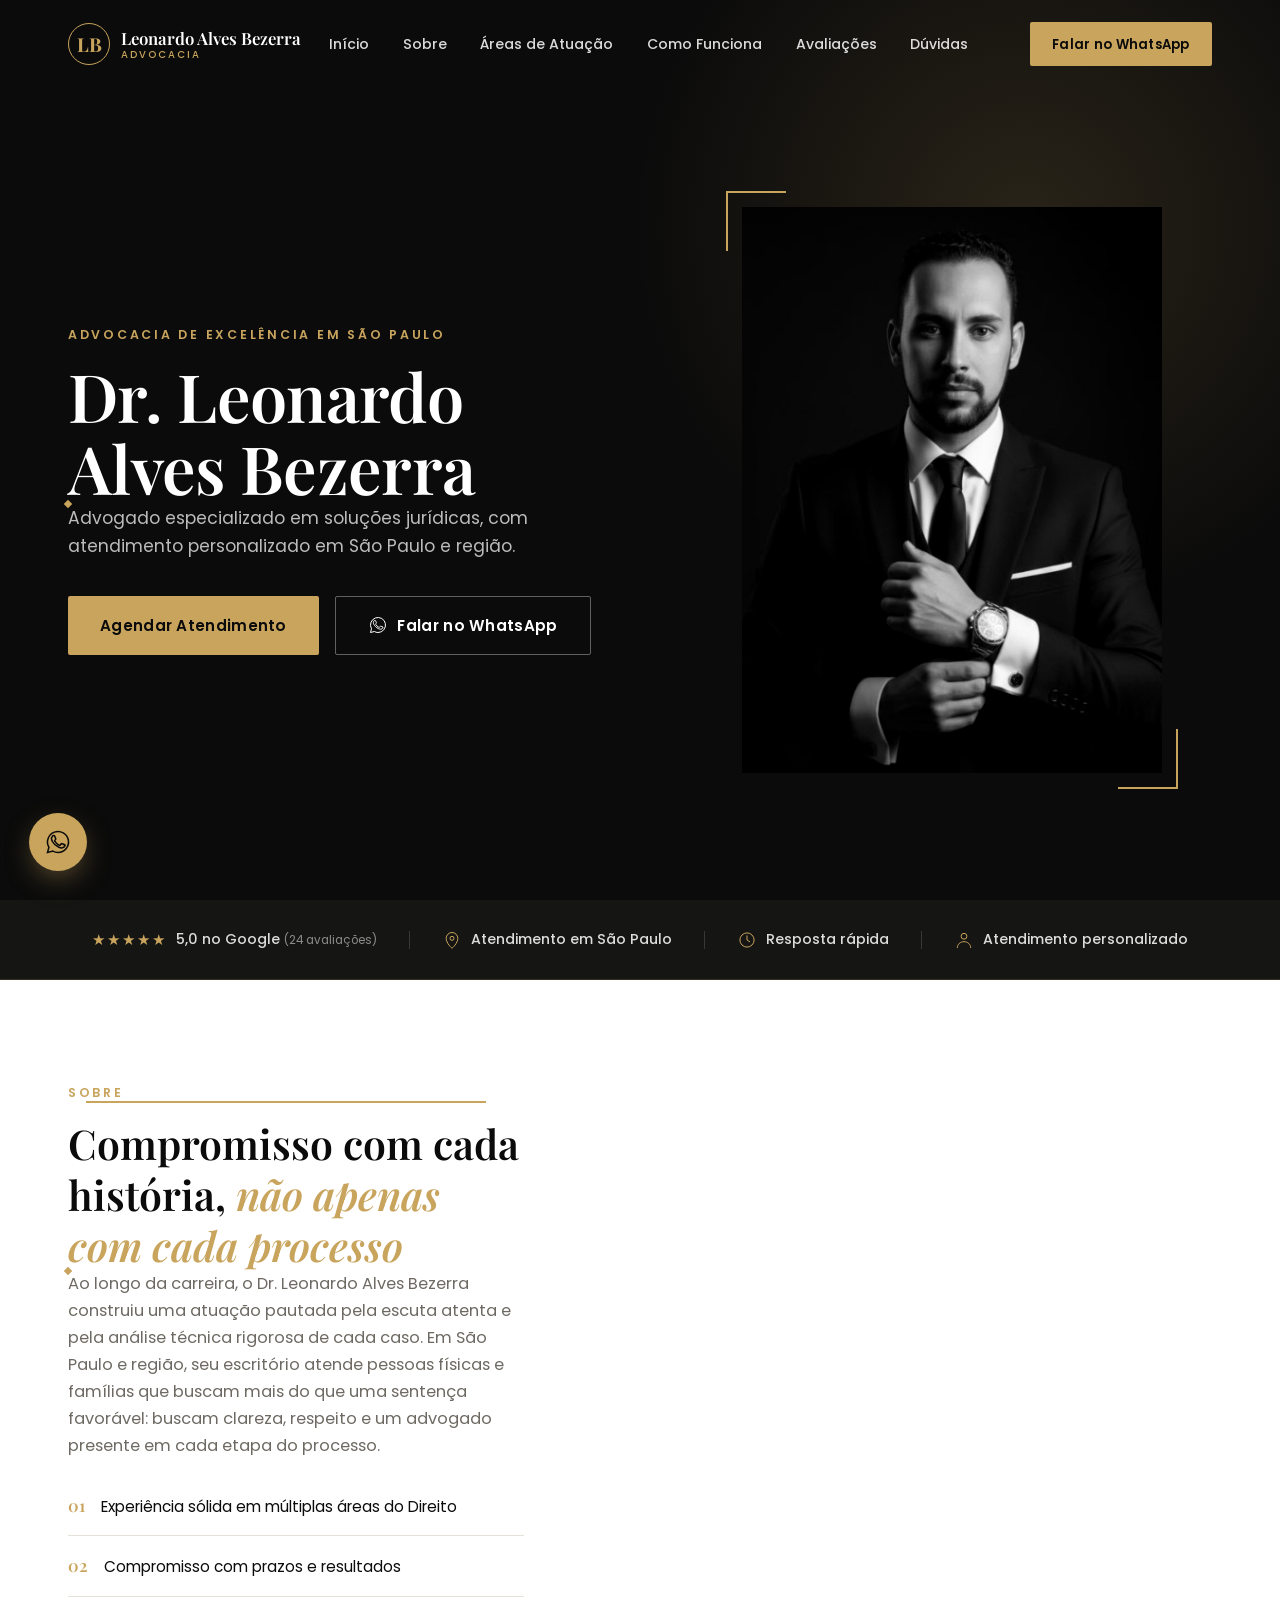
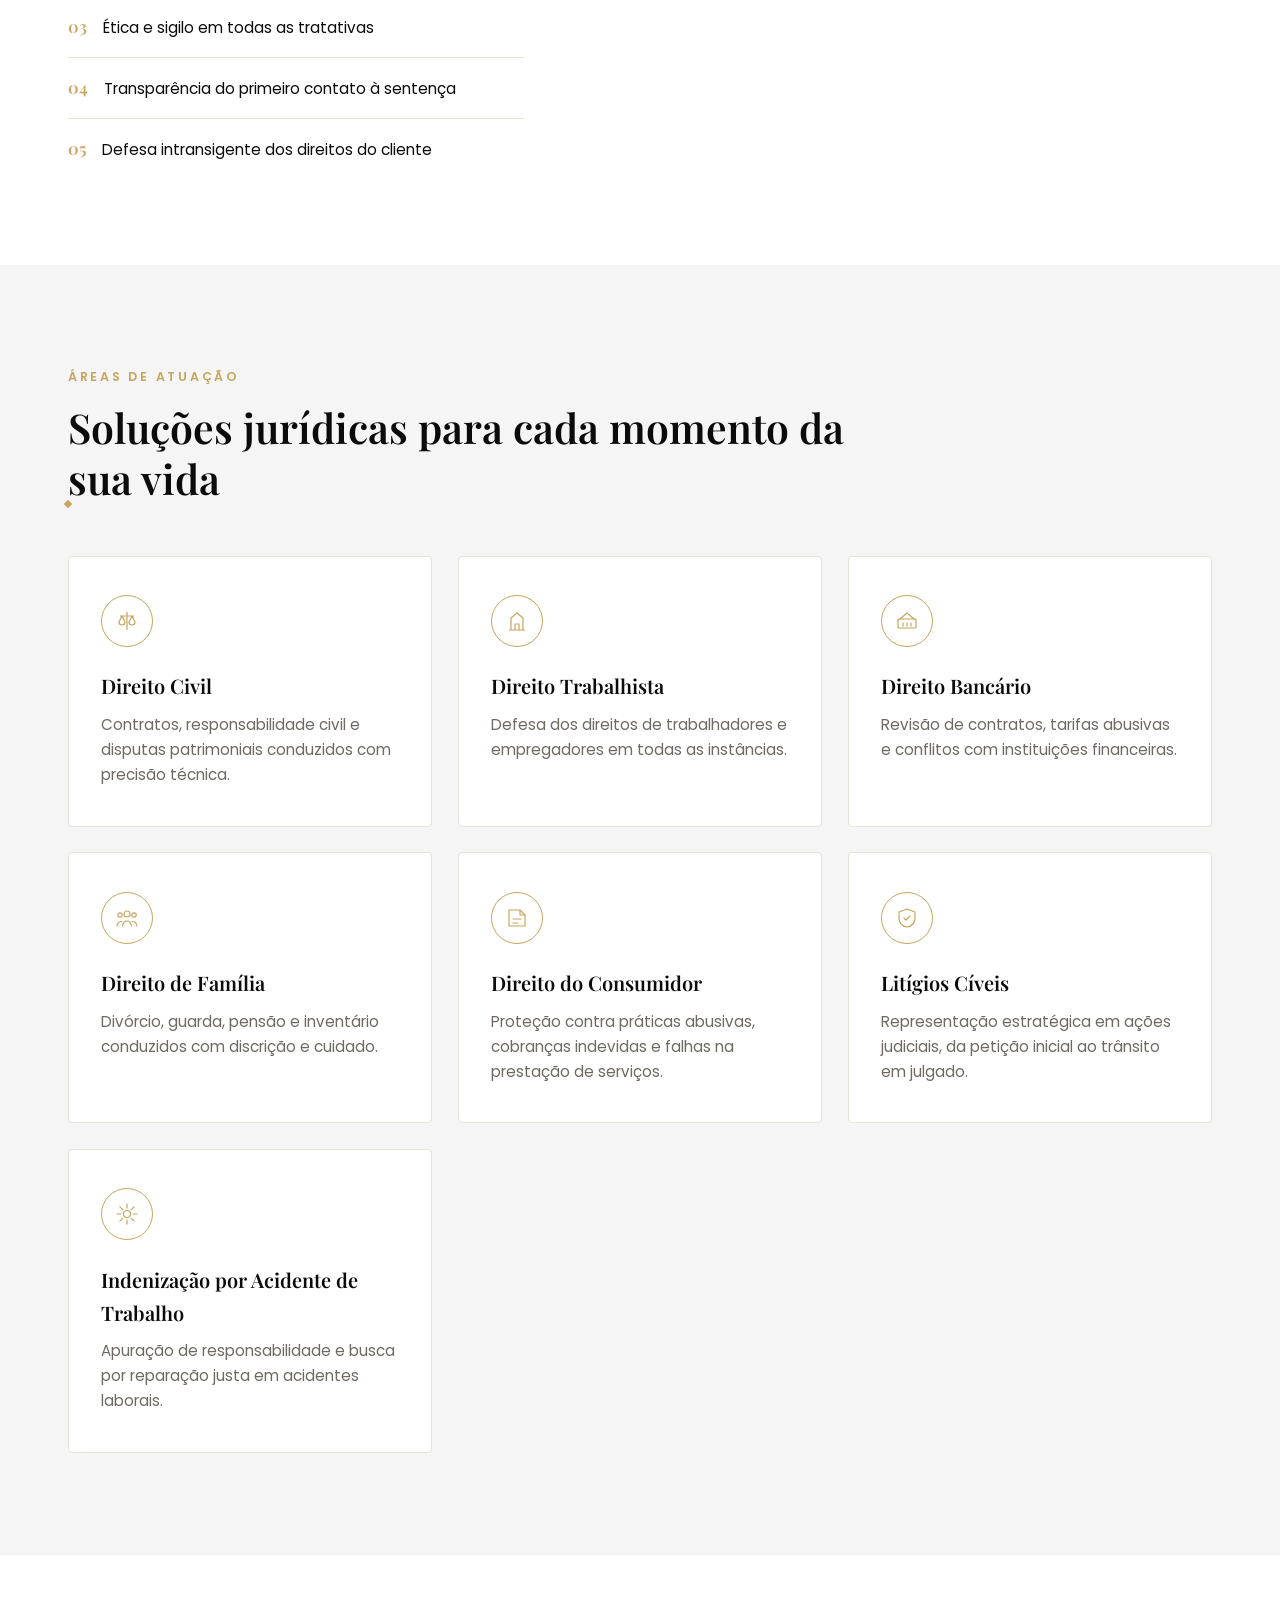
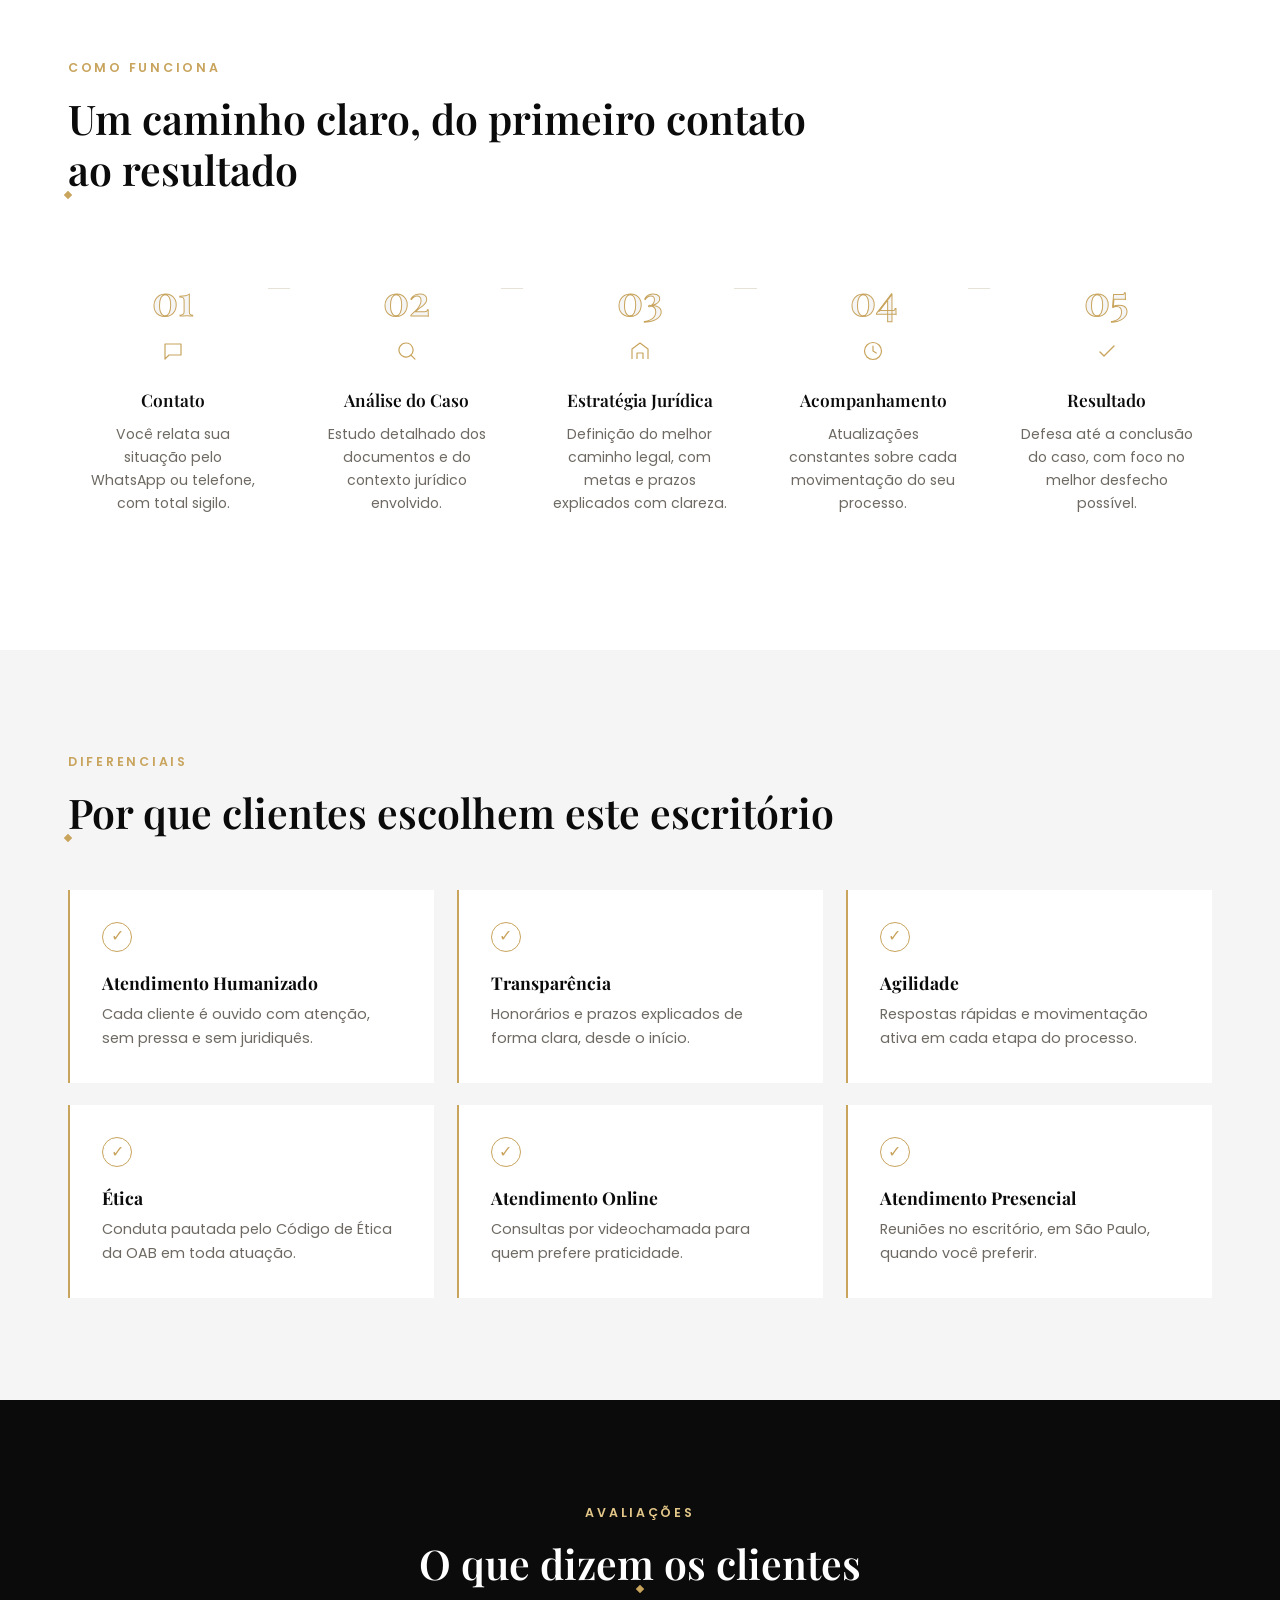
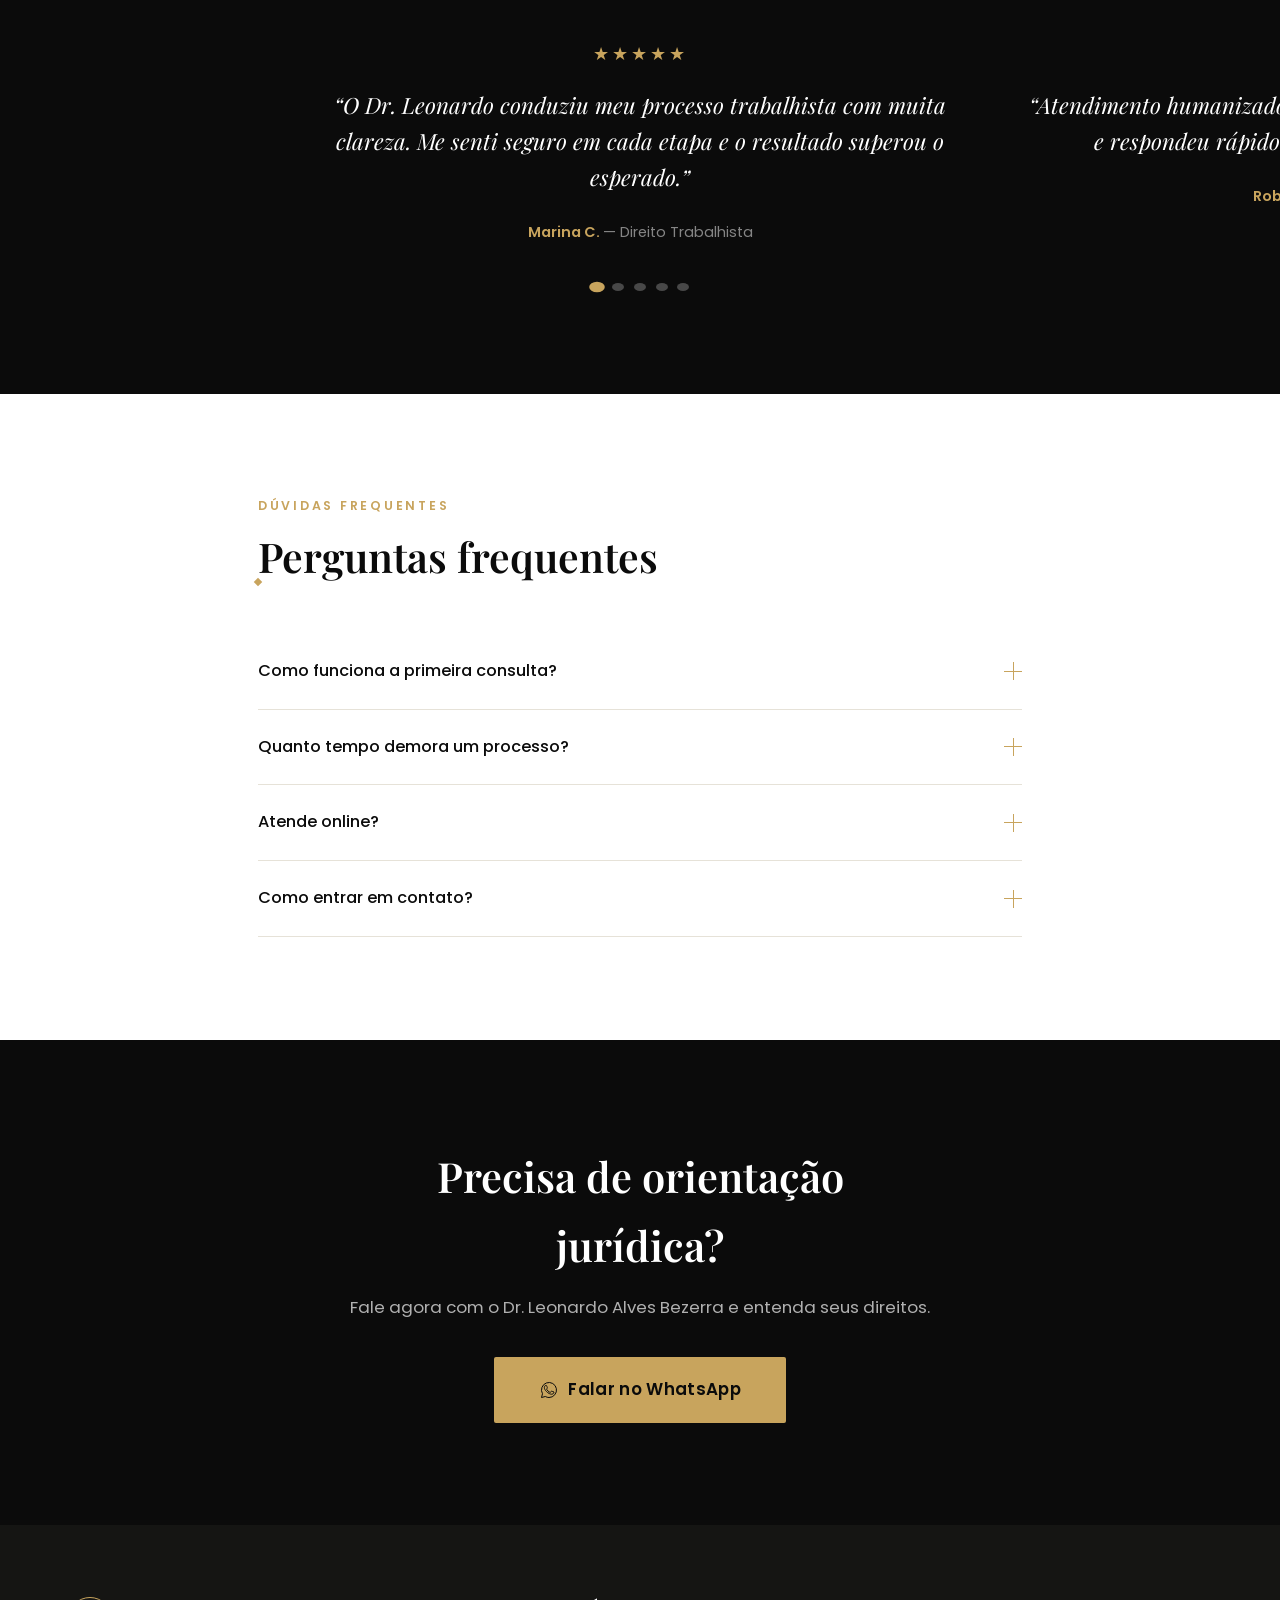
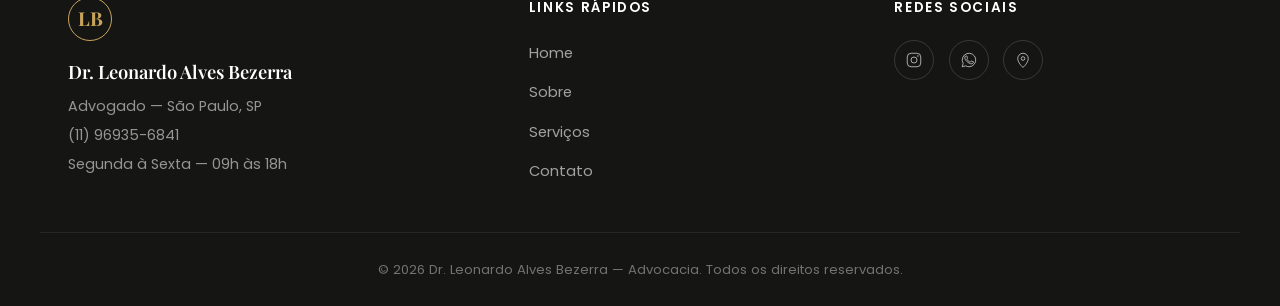
<file: index.html>
<!DOCTYPE html>
<html lang="pt-BR">
<head>
  <meta charset="UTF-8">
  <meta name="viewport" content="width=device-width, initial-scale=1.0">

  <!-- ===================== SEO BÁSICO ===================== -->
  <title>Dr. Leonardo Alves Bezerra | Advogado em São Paulo - SP</title>
  <meta name="description" content="Dr. Leonardo Alves Bezerra, advogado em São Paulo especializado em Direito Civil, Trabalhista, Bancário, do Consumidor e de Família. Atendimento humanizado, ético e ágil. Fale agora pelo WhatsApp.">
  <meta name="keywords" content="advogado São Paulo, advogado Direito Civil, advogado trabalhista, advogado bancário, advogado direito do consumidor, advogado direito de família, Leonardo Alves Bezerra, escritório de advocacia São Paulo">
  <meta name="author" content="Dr. Leonardo Alves Bezerra">
  <meta name="robots" content="index, follow">
  <link rel="canonical" href="https://www.leonardoalvesbezerra.adv.br/">
   
  <!-- ===================== OPEN GRAPH ===================== -->
  <meta property="og:type" content="website">
  <meta property="og:title" content="Dr. Leonardo Alves Bezerra | Advogado em São Paulo">
  <meta property="og:description" content="Advocacia com autoridade, ética e transparência. Atendimento personalizado em Direito Civil, Trabalhista, Bancário, do Consumidor e de Família em São Paulo.">
  <meta property="og:image" content="images/dr-leonardo-alves-bezerra.jpg">
  <meta property="og:url" content="https://www.leonardoalvesbezerra.adv.br/">
  <meta property="og:locale" content="pt_BR">
  <meta property="og:site_name" content="Dr. Leonardo Alves Bezerra Advocacia">

  <meta name="twitter:card" content="summary_large_image">
  <meta name="twitter:title" content="Dr. Leonardo Alves Bezerra | Advogado em São Paulo">
  <meta name="twitter:description" content="Advocacia com autoridade, ética e transparência em São Paulo.">
  <meta name="twitter:image" content="images/dr-leonardo-alves-bezerra.jpg">

  <!-- ===================== SCHEMA.ORG (ADVOGADO) ===================== -->
  <script type="application/ld+json">
  {
    "@context": "https://schema.org",
    "@type": "Attorney",
    "name": "Dr. Leonardo Alves Bezerra",
    "image": "images/dr-leonardo-alves-bezerra.jpg",
    "telephone": "+5511969356841",
    "priceRange": "$$",
    "address": {
      "@type": "PostalAddress",
      "addressLocality": "São Paulo",
      "addressRegion": "SP",
      "addressCountry": "BR"
    },
    "areaServed": "São Paulo - SP",
    "aggregateRating": {
      "@type": "AggregateRating",
      "ratingValue": "5.0",
      "reviewCount": "24"
    },
    "openingHoursSpecification": {
      "@type": "OpeningHoursSpecification",
      "dayOfWeek": ["Monday","Tuesday","Wednesday","Thursday","Friday"],
      "opens": "09:00",
      "closes": "18:00"
    },
    "knowsAbout": [
      "Direito Civil", "Direito Trabalhista", "Direito Bancário",
      "Direito do Consumidor", "Direito de Família", "Litígios Cíveis",
      "Indenização por Acidente de Trabalho"
    ]
  }
  </script>

  <!-- ===================== FONTES ===================== -->
  <link rel="preconnect" href="https://fonts.googleapis.com">
  <link rel="preconnect" href="https://fonts.gstatic.com" crossorigin>
  <link href="https://fonts.googleapis.com/css2?family=Playfair+Display:ital,wght@0,500;0,600;0,700;1,500&family=Poppins:wght@300;400;500;600;700&display=swap" rel="stylesheet">

  <!-- ===================== ESTILOS ===================== -->
 <link rel="stylesheet" href="style.css">
  <link rel="stylesheet" href="responsive.css">
  <link rel="icon" type="image/svg+xml" href="data:image/svg+xml,%3Csvg xmlns='http://www.w3.org/2000/svg' viewBox='0 0 100 100'%3E%3Crect width='100' height='100' fill='%230B0B0B'/%3E%3Ctext x='50' y='68' font-size='55' fill='%23C8A45D' text-anchor='middle' font-family='Georgia,serif'%3ELB%3C/text%3E%3C/svg%3E">
</head>
<body>

  <!-- =============================================================
       BOTÃO PULAR PARA CONTEÚDO (ACESSIBILIDADE)
  ============================================================== -->
  <a class="skip-link" href="#inicio">Pular para o conteúdo</a>

  <!-- =============================================================
       CABEÇALHO / NAVEGAÇÃO
  ============================================================== -->
  <header class="header" id="header">
    <div class="container header__inner">
      <a href="#inicio" class="logo" aria-label="Dr. Leonardo Alves Bezerra - Início">
        <span class="logo__mark">LB</span>
        <span class="logo__text">Leonardo Alves Bezerra <small>Advocacia</small></span>
      </a>

      <nav class="nav" id="nav" aria-label="Navegação principal">
        <ul class="nav__list">
          <li><a href="#inicio" class="nav__link">Início</a></li>
          <li><a href="#sobre" class="nav__link">Sobre</a></li>
          <li><a href="#areas" class="nav__link">Áreas de Atuação</a></li>
          <li><a href="#como-funciona" class="nav__link">Como Funciona</a></li>
          <li><a href="#avaliacoes" class="nav__link">Avaliações</a></li>
          <li><a href="#faq" class="nav__link">Dúvidas</a></li>
          <li><a href="#contato" class="nav__link nav__link--cta">Contato</a></li>
        </ul>
      </nav>

      <a href="https://wa.me/5511969356841" target="_blank" rel="noopener" class="btn btn--gold btn--small header__whatsapp">
        Falar no WhatsApp
      </a>

      <button class="hamburger" id="hamburger" aria-label="Abrir menu" aria-expanded="false" aria-controls="nav">
        <span></span><span></span><span></span>
      </button>
    </div>
  </header>

  <!-- overlay do menu mobile -->
  <div class="nav-overlay" id="navOverlay"></div>

  <main id="inicio">

    <!-- =============================================================
         1. HERO
    ============================================================== -->
    <section class="hero" aria-label="Apresentação">
      <div class="hero__glow" aria-hidden="true"></div>
      <div class="container hero__grid">
        <div class="hero__content">
          <p class="eyebrow reveal">Advocacia de excelência em São Paulo</p>
          <h1 class="hero__title reveal">
            Dr. Leonardo<br>Alves Bezerra
          </h1>
          <span class="gold-rule reveal" aria-hidden="true"></span>
          <p class="hero__subtitle reveal">
            Advogado especializado em soluções jurídicas, com atendimento
            personalizado em São Paulo e região.
          </p>
          <div class="hero__actions reveal">
            <a href="#contato" class="btn btn--gold">Agendar Atendimento</a>
            <a href="https://wa.me/5511969356841" target="_blank" rel="noopener" class="btn btn--outline">
              <svg class="icon" viewBox="0 0 24 24" fill="none" aria-hidden="true"><path d="M17.5 14.4c-.3-.1-1.7-.9-2-1-.3-.1-.5-.1-.7.1-.2.3-.7 1-.9 1.2-.2.2-.3.2-.6.1-.3-.1-1.3-.5-2.4-1.5-.9-.8-1.5-1.8-1.7-2.1-.2-.3 0-.5.1-.6.1-.1.3-.3.4-.5.1-.2.2-.3.3-.5.1-.2 0-.4 0-.5C10 9 9.4 7.6 9.2 7c-.2-.5-.4-.5-.6-.5h-.5c-.2 0-.5.1-.7.3-.2.3-1 1-1 2.3 0 1.4 1 2.7 1.1 2.9.1.2 2 3.1 4.9 4.3.7.3 1.2.5 1.6.6.7.2 1.3.2 1.8.1.5-.1 1.7-.7 1.9-1.3.2-.6.2-1.2.2-1.3-.1-.2-.3-.2-.6-.3z" stroke="currentColor" stroke-width="1.2"/><path d="M12 21a9 9 0 1 0-7.8-4.5L3 21l4.6-1.2A9 9 0 0 0 12 21z" stroke="currentColor" stroke-width="1.2"/></svg>
              Falar no WhatsApp
            </a>
          </div>
        </div>

        <div class="hero__media reveal">
          <div class="hero__frame">
            <img src="dr-leonardo-alves-bezerra.jpg"
              alt="Dr. Leonardo Alves Bezerra, advogado em São Paulo, retrato de terno em preto e branco"
              width="443" height="597"
              class="hero__photo"
              fetchpriority="high"
            >
          </div>
        </div>
      </div>

      
        <span></span>
     
    </section>

    <!-- =============================================================
         2. BARRA DE CONFIANÇA
    ============================================================== -->
    <section class="trust" id="confianca" aria-label="Indicadores de confiança">
      <div class="container trust__grid">
        <div class="trust__item reveal">
          <span class="trust__stars" aria-hidden="true">★★★★★</span>
          <span class="trust__label">5,0 no Google <small>(24 avaliações)</small></span>
        </div>
        <span class="trust__divider" aria-hidden="true"></span>
        <div class="trust__item reveal">
          <svg class="icon icon--gold" viewBox="0 0 24 24" fill="none" aria-hidden="true"><path d="M12 22s7-6.1 7-12A7 7 0 0 0 5 10c0 5.9 7 12 7 12z" stroke="currentColor" stroke-width="1.2"/><circle cx="12" cy="10" r="2.4" stroke="currentColor" stroke-width="1.2"/></svg>
          <span class="trust__label">Atendimento em São Paulo</span>
        </div>
        <span class="trust__divider" aria-hidden="true"></span>
        <div class="trust__item reveal">
          <svg class="icon icon--gold" viewBox="0 0 24 24" fill="none" aria-hidden="true"><path d="M12 7v5l3.2 2" stroke="currentColor" stroke-width="1.2" stroke-linecap="round"/><circle cx="12" cy="12" r="8.5" stroke="currentColor" stroke-width="1.2"/></svg>
          <span class="trust__label">Resposta rápida</span>
        </div>
        <span class="trust__divider" aria-hidden="true"></span>
        <div class="trust__item reveal">
          <svg class="icon icon--gold" viewBox="0 0 24 24" fill="none" aria-hidden="true"><path d="M4 21c0-3.9 3.6-7 8-7s8 3.1 8 7" stroke="currentColor" stroke-width="1.2" stroke-linecap="round"/><circle cx="12" cy="7.5" r="3.5" stroke="currentColor" stroke-width="1.2"/></svg>
          <span class="trust__label">Atendimento personalizado</span>
        </div>
      </div>
    </section>

    <!-- =============================================================
         3. SOBRE
    ============================================================== -->
    <section class="about" id="sobre" aria-label="Sobre o advogado">
      <div class="container about__grid">
        <div class="about__media reveal">
          <div class="about__frame">
           
        </div>
        <div class="about__content">
          <p class="eyebrow reveal">Sobre</p>
          <h2 class="section-title reveal">Compromisso com cada história, <span>não apenas com cada processo</span></h2>
          <span class="gold-rule gold-rule--left reveal" aria-hidden="true"></span>
          <p class="about__text reveal">
            Ao longo da carreira, o Dr. Leonardo Alves Bezerra construiu uma atuação
            pautada pela escuta atenta e pela análise técnica rigorosa de cada caso.
            Em São Paulo e região, seu escritório atende pessoas físicas e famílias
            que buscam mais do que uma sentença favorável: buscam clareza, respeito
            e um advogado presente em cada etapa do processo.
          </p>
          <ul class="about__values reveal">
            <li><span class="about__values-mark">01</span> Experiência sólida em múltiplas áreas do Direito</li>
            <li><span class="about__values-mark">02</span> Compromisso com prazos e resultados</li>
            <li><span class="about__values-mark">03</span> Ética e sigilo em todas as tratativas</li>
            <li><span class="about__values-mark">04</span> Transparência do primeiro contato à sentença</li>
            <li><span class="about__values-mark">05</span> Defesa intransigente dos direitos do cliente</li>
          </ul>
        </div>
      </div>
    </section>

    <!-- =============================================================
         4. ÁREAS DE ATUAÇÃO
    ============================================================== -->
    <section class="areas" id="areas" aria-label="Áreas de atuação">
      <div class="container">
        <div class="section-head">
          <p class="eyebrow reveal">Áreas de atuação</p>
          <h2 class="section-title reveal">Soluções jurídicas para cada momento da sua vida</h2>
          <span class="gold-rule reveal" aria-hidden="true"></span>
        </div>

        <div class="areas__grid">
          <article class="card reveal">
            <span class="card__icon">
              <svg viewBox="0 0 24 24" fill="none" aria-hidden="true"><path d="M12 3v18M5 7h14M7 7l-3 6a3 3 0 0 0 6 0l-3-6zM17 7l-3 6a3 3 0 0 0 6 0l-3-6z" stroke="currentColor" stroke-width="1.2" stroke-linejoin="round"/></svg>
            </span>
            <h3 class="card__title">Direito Civil</h3>
            <p class="card__text">Contratos, responsabilidade civil e disputas patrimoniais conduzidos com precisão técnica.</p>
          </article>

          <article class="card reveal">
            <span class="card__icon">
              <svg viewBox="0 0 24 24" fill="none" aria-hidden="true"><path d="M4 21h16M6 21V9l6-5 6 5v12M10 21v-6h4v6" stroke="currentColor" stroke-width="1.2" stroke-linejoin="round"/></svg>
            </span>
            <h3 class="card__title">Direito Trabalhista</h3>
            <p class="card__text">Defesa dos direitos de trabalhadores e empregadores em todas as instâncias.</p>
          </article>

          <article class="card reveal">
            <span class="card__icon">
              <svg viewBox="0 0 24 24" fill="none" aria-hidden="true"><rect x="3" y="10" width="18" height="9" rx="1" stroke="currentColor" stroke-width="1.2"/><path d="M5 10 12 4l7 6M8 14v3M12 14v3M16 14v3" stroke="currentColor" stroke-width="1.2" stroke-linecap="round"/></svg>
            </span>
            <h3 class="card__title">Direito Bancário</h3>
            <p class="card__text">Revisão de contratos, tarifas abusivas e conflitos com instituições financeiras.</p>
          </article>

          <article class="card reveal">
            <span class="card__icon">
              <svg viewBox="0 0 24 24" fill="none" aria-hidden="true"><circle cx="12" cy="8" r="3" stroke="currentColor" stroke-width="1.2"/><circle cx="5" cy="9" r="2.2" stroke="currentColor" stroke-width="1.2"/><circle cx="19" cy="9" r="2.2" stroke="currentColor" stroke-width="1.2"/><path d="M2 20c.6-3 2.7-4.5 5-4.5M22 20c-.6-3-2.7-4.5-5-4.5M7.5 20c.7-3.3 2.4-5 4.5-5s3.8 1.7 4.5 5" stroke="currentColor" stroke-width="1.2" stroke-linecap="round"/></svg>
            </span>
            <h3 class="card__title">Direito de Família</h3>
            <p class="card__text">Divórcio, guarda, pensão e inventário conduzidos com discrição e cuidado.</p>
          </article>

          <article class="card reveal">
            <span class="card__icon">
              <svg viewBox="0 0 24 24" fill="none" aria-hidden="true"><path d="M4 4h11l5 5v11H4z" stroke="currentColor" stroke-width="1.2" stroke-linejoin="round"/><path d="M15 4v5h5" stroke="currentColor" stroke-width="1.2" stroke-linejoin="round"/><path d="M8 13h8M8 17h5" stroke="currentColor" stroke-width="1.2" stroke-linecap="round"/></svg>
            </span>
            <h3 class="card__title">Direito do Consumidor</h3>
            <p class="card__text">Proteção contra práticas abusivas, cobranças indevidas e falhas na prestação de serviços.</p>
          </article>

          <article class="card reveal">
            <span class="card__icon">
              <svg viewBox="0 0 24 24" fill="none" aria-hidden="true"><path d="M12 3 4 6v6c0 5 3.4 8.7 8 9 4.6-.3 8-4 8-9V6l-8-3z" stroke="currentColor" stroke-width="1.2" stroke-linejoin="round"/><path d="M9 12l2 2 4-4" stroke="currentColor" stroke-width="1.2" stroke-linecap="round" stroke-linejoin="round"/></svg>
            </span>
            <h3 class="card__title">Litígios Cíveis</h3>
            <p class="card__text">Representação estratégica em ações judiciais, da petição inicial ao trânsito em julgado.</p>
          </article>

          <article class="card reveal">
            <span class="card__icon">
              <svg viewBox="0 0 24 24" fill="none" aria-hidden="true"><path d="M12 2v4M12 18v4M4.9 4.9l2.8 2.8M16.3 16.3l2.8 2.8M2 12h4M18 12h4M4.9 19.1l2.8-2.8M16.3 7.7l2.8-2.8" stroke="currentColor" stroke-width="1.2" stroke-linecap="round"/><circle cx="12" cy="12" r="3.5" stroke="currentColor" stroke-width="1.2"/></svg>
            </span>
            <h3 class="card__title">Indenização por Acidente de Trabalho</h3>
            <p class="card__text">Apuração de responsabilidade e busca por reparação justa em acidentes laborais.</p>
          </article>
        </div>
      </div>
    </section>

    <!-- =============================================================
         5. COMO FUNCIONA
    ============================================================== -->
    <section class="process" id="como-funciona" aria-label="Como funciona o atendimento">
      <div class="container">
        <div class="section-head">
          <p class="eyebrow reveal">Como funciona</p>
          <h2 class="section-title">Um caminho claro, do primeiro contato ao resultado</h2>
          <span class="gold-rule reveal" aria-hidden="true"></span>
        </div>

        <ol class="process__list">
          <li class="process__step reveal">
            <span class="process__number">01</span>
            <span class="process__icon">
              <svg viewBox="0 0 24 24" fill="none" aria-hidden="true"><path d="M4 5h16v11H8l-4 4z" stroke="currentColor" stroke-width="1.2" stroke-linejoin="round"/></svg>
            </span>
            <h3 class="process__title">Contato</h3>
            <p class="process__text">Você relata sua situação pelo WhatsApp ou telefone, com total sigilo.</p>
          </li>
          <li class="process__step reveal">
            <span class="process__number">02</span>
            <span class="process__icon">
              <svg viewBox="0 0 24 24" fill="none" aria-hidden="true"><path d="M11 4a7 7 0 1 0 4.9 12l4.1 4.1M11 4a7 7 0 0 1 4.9 12" stroke="currentColor" stroke-width="1.2" stroke-linecap="round"/></svg>
            </span>
            <h3 class="process__title">Análise do Caso</h3>
            <p class="process__text">Estudo detalhado dos documentos e do contexto jurídico envolvido.</p>
          </li>
          <li class="process__step reveal">
            <span class="process__number">03</span>
            <span class="process__icon">
              <svg viewBox="0 0 24 24" fill="none" aria-hidden="true"><path d="M4 20V10l8-6 8 6v10M9 20v-6h6v6" stroke="currentColor" stroke-width="1.2" stroke-linejoin="round"/></svg>
            </span>
            <h3 class="process__title">Estratégia Jurídica</h3>
            <p class="process__text">Definição do melhor caminho legal, com metas e prazos explicados com clareza.</p>
          </li>
          <li class="process__step reveal">
            <span class="process__number">04</span>
            <span class="process__icon">
              <svg viewBox="0 0 24 24" fill="none" aria-hidden="true"><path d="M12 7v5l3.2 2" stroke="currentColor" stroke-width="1.2" stroke-linecap="round"/><circle cx="12" cy="12" r="8.5" stroke="currentColor" stroke-width="1.2"/></svg>
            </span>
            <h3 class="process__title">Acompanhamento</h3>
            <p class="process__text">Atualizações constantes sobre cada movimentação do seu processo.</p>
          </li>
          <li class="process__step reveal">
            <span class="process__number">05</span>
            <span class="process__icon">
              <svg viewBox="0 0 24 24" fill="none" aria-hidden="true"><path d="M5 13l4 4L19 7" stroke="currentColor" stroke-width="1.4" stroke-linecap="round" stroke-linejoin="round"/></svg>
            </span>
            <h3 class="process__title">Resultado</h3>
            <p class="process__text">Defesa até a conclusão do caso, com foco no melhor desfecho possível.</p>
          </li>
        </ol>
      </div>
    </section>

    <!-- =============================================================
         6. DIFERENCIAIS
    ============================================================== -->
    <section class="diff" aria-label="Diferenciais">
      <div class="container">
        <div class="section-head">
          <p class="eyebrow reveal">Diferenciais</p>
          <h2 class="section-title">Por que clientes escolhem este escritório</h2>
          <span class="gold-rule reveal" aria-hidden="true"></span>
        </div>

        <div class="diff__grid">
          <div class="diff__card reveal">
            <span class="diff__check" aria-hidden="true">✓</span>
            <h3>Atendimento Humanizado</h3>
            <p>Cada cliente é ouvido com atenção, sem pressa e sem juridiquês.</p>
          </div>
          <div class="diff__card reveal">
            <span class="diff__check" aria-hidden="true">✓</span>
            <h3>Transparência</h3>
            <p>Honorários e prazos explicados de forma clara, desde o início.</p>
          </div>
          <div class="diff__card reveal">
            <span class="diff__check" aria-hidden="true">✓</span>
            <h3>Agilidade</h3>
            <p>Respostas rápidas e movimentação ativa em cada etapa do processo.</p>
          </div>
          <div class="diff__card reveal">
            <span class="diff__check" aria-hidden="true">✓</span>
            <h3>Ética</h3>
            <p>Conduta pautada pelo Código de Ética da OAB em toda atuação.</p>
          </div>
          <div class="diff__card reveal">
            <span class="diff__check" aria-hidden="true">✓</span>
            <h3>Atendimento Online</h3>
            <p>Consultas por videochamada para quem prefere praticidade.</p>
          </div>
          <div class="diff__card reveal">
            <span class="diff__check" aria-hidden="true">✓</span>
            <h3>Atendimento Presencial</h3>
            <p>Reuniões no escritório, em São Paulo, quando você preferir.</p>
          </div>
        </div>
      </div>
    </section>

    <!-- =============================================================
         7. AVALIAÇÕES
    ============================================================== -->
    <section class="reviews" id="avaliacoes" aria-label="Avaliações de clientes">
      <div class="container">
        <div class="section-head section-head--light">
          <p class="eyebrow eyebrow--gold reveal">Avaliações</p>
          <h2 class="section-title section-title--light">O que dizem os clientes</h2>
          <span class="gold-rule reveal" aria-hidden="true"></span>
        </div>

        <div class="reviews__slider" id="reviewsSlider">
          <div class="reviews__track" id="reviewsTrack">

            <blockquote class="review">
              <span class="review__stars" aria-hidden="true">★★★★★</span>
              <p class="review__text">“O Dr. Leonardo conduziu meu processo trabalhista com muita clareza. Me senti seguro em cada etapa e o resultado superou o esperado.”</p>
              <footer class="review__author">Marina C. <span>— Direito Trabalhista</span></footer>
            </blockquote>

            <blockquote class="review">
              <span class="review__stars" aria-hidden="true">★★★★★</span>
              <p class="review__text">“Atendimento humanizado de verdade. Explicou tudo sem juridiquês e respondeu rápido sempre que precisei tirar dúvidas.”</p>
              <footer class="review__author">Roberto A. <span>— Direito Bancário</span></footer>
            </blockquote>

            <blockquote class="review">
              <span class="review__stars" aria-hidden="true">★★★★★</span>
              <p class="review__text">“Processo de família delicado, tratado com muita discrição e respeito pela minha família. Recomendo de olhos fechados.”</p>
              <footer class="review__author">Fernanda S. <span>— Direito de Família</span></footer>
            </blockquote>

            <blockquote class="review">
              <span class="review__stars" aria-hidden="true">★★★★★</span>
              <p class="review__text">“Excelente profissional. Resolveu uma cobrança abusiva do meu cartão de crédito em poucas semanas.”</p>
              <footer class="review__author">Carlos E. <span>— Direito do Consumidor</span></footer>
            </blockquote>

            <blockquote class="review">
              <span class="review__stars" aria-hidden="true">★★★★★</span>
              <p class="review__text">“Sofri um acidente no trabalho e o Dr. Leonardo cuidou de tudo com muita competência e empatia.”</p>
              <footer class="review__author">Juliana P. <span>— Acidente de Trabalho</span></footer>
            </blockquote>

          </div>

          <div class="reviews__dots" id="reviewsDots"></div>
        </div>
      </div>
    </section>

    <!-- =============================================================
         8. FAQ
    ============================================================== -->
    <section class="faq" id="faq" aria-label="Perguntas frequentes">
      <div class="container faq__container">
        <div class="section-head">
          <p class="eyebrow reveal">Dúvidas frequentes</p>
          <h2 class="section-title">Perguntas frequentes</h2>
          <span class="gold-rule reveal" aria-hidden="true"></span>
        </div>

        <div class="faq__list">
          <div class="faq__item reveal">
            <button class="faq__question" aria-expanded="false">
              Como funciona a primeira consulta?
              <span class="faq__icon" aria-hidden="true"></span>
            </button>
            <div class="faq__answer">
              <p>A primeira conversa é feita pelo WhatsApp ou telefone, sem custo, para entender
              seu caso e explicar como o escritório pode ajudar antes de qualquer decisão sua.</p>
            </div>
          </div>

          <div class="faq__item reveal">
            <button class="faq__question" aria-expanded="false">
              Quanto tempo demora um processo?
              <span class="faq__icon" aria-hidden="true"></span>
            </button>
            <div class="faq__answer">
              <p>O prazo varia conforme a área do Direito, a complexidade do caso e a vara
              responsável. Após a análise inicial, você recebe uma estimativa realista de prazos.</p>
            </div>
          </div>

          <div class="faq__item reveal">
            <button class="faq__question" aria-expanded="false">
              Atende online?
              <span class="faq__icon" aria-hidden="true"></span>
            </button>
            <div class="faq__answer">
              <p>Sim. Consultas por videochamada estão disponíveis para quem prefere não se
              deslocar, com a mesma atenção e sigilo do atendimento presencial.</p>
            </div>
          </div>

          <div class="faq__item reveal">
            <button class="faq__question" aria-expanded="false">
              Como entrar em contato?
              <span class="faq__icon" aria-hidden="true"></span>
            </button>
            <div class="faq__answer">
              <p>O canal mais rápido é o WhatsApp, disponível de segunda a sexta, das 9h às 18h.
              Também é possível agendar um horário fixo pelo formulário de contato.</p>
            </div>
          </div>
        </div>
      </div>
    </section>

    <!-- =============================================================
         9. CTA FINAL
    ============================================================== -->
    <section class="cta" id="contato" aria-label="Chamada para contato">
      <div class="container cta__inner">
        <h2 class="cta__title">Precisa de orientação jurídica?</h2>
        <p class="cta__text">Fale agora com o Dr. Leonardo Alves Bezerra e entenda seus direitos.</p>
        <a href="https://wa.me/5511969356841" target="_blank" rel="noopener" class="btn btn--gold btn--large">
          <svg class="icon" viewBox="0 0 24 24" fill="none" aria-hidden="true"><path d="M17.5 14.4c-.3-.1-1.7-.9-2-1-.3-.1-.5-.1-.7.1-.2.3-.7 1-.9 1.2-.2.2-.3.2-.6.1-.3-.1-1.3-.5-2.4-1.5-.9-.8-1.5-1.8-1.7-2.1-.2-.3 0-.5.1-.6.1-.1.3-.3.4-.5.1-.2.2-.3.3-.5.1-.2 0-.4 0-.5C10 9 9.4 7.6 9.2 7c-.2-.5-.4-.5-.6-.5h-.5c-.2 0-.5.1-.7.3-.2.3-1 1-1 2.3 0 1.4 1 2.7 1.1 2.9.1.2 2 3.1 4.9 4.3.7.3 1.2.5 1.6.6.7.2 1.3.2 1.8.1.5-.1 1.7-.7 1.9-1.3.2-.6.2-1.2.2-1.3-.1-.2-.3-.2-.6-.3z" stroke="currentColor" stroke-width="1.2"/><path d="M12 21a9 9 0 1 0-7.8-4.5L3 21l4.6-1.2A9 9 0 0 0 12 21z" stroke="currentColor" stroke-width="1.2"/></svg>
          Falar no WhatsApp
        </a>
      </div>
    </section>

  </main>

  <!-- =============================================================
       RODAPÉ
  ============================================================== -->
  <footer class="footer">
    <div class="container footer__grid">
      <div class="footer__col">
        <span class="logo__mark logo__mark--footer">LB</span>
        <p class="footer__name">Dr. Leonardo Alves Bezerra</p>
        <p class="footer__text">Advogado — São Paulo, SP</p>
        <p class="footer__text">(11) 96935-6841</p>
        <p class="footer__text">Segunda à Sexta — 09h às 18h</p>
      </div>

      <div class="footer__col">
        <h3 class="footer__heading">Links rápidos</h3>
        <ul class="footer__links">
          <li><a href="#inicio">Home</a></li>
          <li><a href="#sobre">Sobre</a></li>
          <li><a href="#areas">Serviços</a></li>
          <li><a href="#contato">Contato</a></li>
        </ul>
      </div>

      <div class="footer__col">
        <h3 class="footer__heading">Redes sociais</h3>
        <div class="footer__social">
          <a href="#" target="_blank" rel="noopener" aria-label="Instagram">
            <svg viewBox="0 0 24 24" fill="none"><rect x="3" y="3" width="18" height="18" rx="5" stroke="currentColor" stroke-width="1.2"/><circle cx="12" cy="12" r="4" stroke="currentColor" stroke-width="1.2"/><circle cx="17.2" cy="6.8" r="1" fill="currentColor"/></svg>
          </a>
          <a href="https://wa.me/5511969356841" target="_blank" rel="noopener" aria-label="WhatsApp">
            <svg viewBox="0 0 24 24" fill="none"><path d="M17.5 14.4c-.3-.1-1.7-.9-2-1-.3-.1-.5-.1-.7.1-.2.3-.7 1-.9 1.2-.2.2-.3.2-.6.1-.3-.1-1.3-.5-2.4-1.5-.9-.8-1.5-1.8-1.7-2.1-.2-.3 0-.5.1-.6.1-.1.3-.3.4-.5.1-.2.2-.3.3-.5.1-.2 0-.4 0-.5C10 9 9.4 7.6 9.2 7c-.2-.5-.4-.5-.6-.5h-.5c-.2 0-.5.1-.7.3-.2.3-1 1-1 2.3 0 1.4 1 2.7 1.1 2.9.1.2 2 3.1 4.9 4.3.7.3 1.2.5 1.6.6.7.2 1.3.2 1.8.1.5-.1 1.7-.7 1.9-1.3.2-.6.2-1.2.2-1.3-.1-.2-.3-.2-.6-.3z" stroke="currentColor" stroke-width="1.2"/><path d="M12 21a9 9 0 1 0-7.8-4.5L3 21l4.6-1.2A9 9 0 0 0 12 21z" stroke="currentColor" stroke-width="1.2"/></svg>
          </a>
          <a href="#" target="_blank" rel="noopener" aria-label="Google Maps">
            <svg viewBox="0 0 24 24" fill="none"><path d="M12 22s7-6.1 7-12A7 7 0 0 0 5 10c0 5.9 7 12 7 12z" stroke="currentColor" stroke-width="1.2"/><circle cx="12" cy="10" r="2.4" stroke="currentColor" stroke-width="1.2"/></svg>
          </a>
        </div>
      </div>
    </div>

    <div class="footer__bottom">
      <p>&copy; <span id="year"></span> Dr. Leonardo Alves Bezerra — Advocacia. Todos os direitos reservados.</p>
    </div>
  </footer>

  <!-- botão flutuante whatsapp + voltar ao topo -->
  <a href="https://wa.me/5511969356841" target="_blank" rel="noopener" class="float-whatsapp" aria-label="Falar no WhatsApp">
    <svg viewBox="0 0 24 24" fill="none"><path d="M17.5 14.4c-.3-.1-1.7-.9-2-1-.3-.1-.5-.1-.7.1-.2.3-.7 1-.9 1.2-.2.2-.3.2-.6.1-.3-.1-1.3-.5-2.4-1.5-.9-.8-1.5-1.8-1.7-2.1-.2-.3 0-.5.1-.6.1-.1.3-.3.4-.5.1-.2.2-.3.3-.5.1-.2 0-.4 0-.5C10 9 9.4 7.6 9.2 7c-.2-.5-.4-.5-.6-.5h-.5c-.2 0-.5.1-.7.3-.2.3-1 1-1 2.3 0 1.4 1 2.7 1.1 2.9.1.2 2 3.1 4.9 4.3.7.3 1.2.5 1.6.6.7.2 1.3.2 1.8.1.5-.1 1.7-.7 1.9-1.3.2-.6.2-1.2.2-1.3-.1-.2-.3-.2-.6-.3z" stroke="currentColor" stroke-width="1.3"/><path d="M12 21a9 9 0 1 0-7.8-4.5L3 21l4.6-1.2A9 9 0 0 0 12 21z" stroke="currentColor" stroke-width="1.3"/></svg>
  </a>

  <button class="back-to-top" id="backToTop" aria-label="Voltar ao topo">
    <svg viewBox="0 0 24 24" fill="none"><path d="M12 19V5M6 11l6-6 6 6" stroke="currentColor" stroke-width="1.6" stroke-linecap="round" stroke-linejoin="round"/></svg>
  </button>

  <script src="script.js"></script>
</body>
</html>
</file>
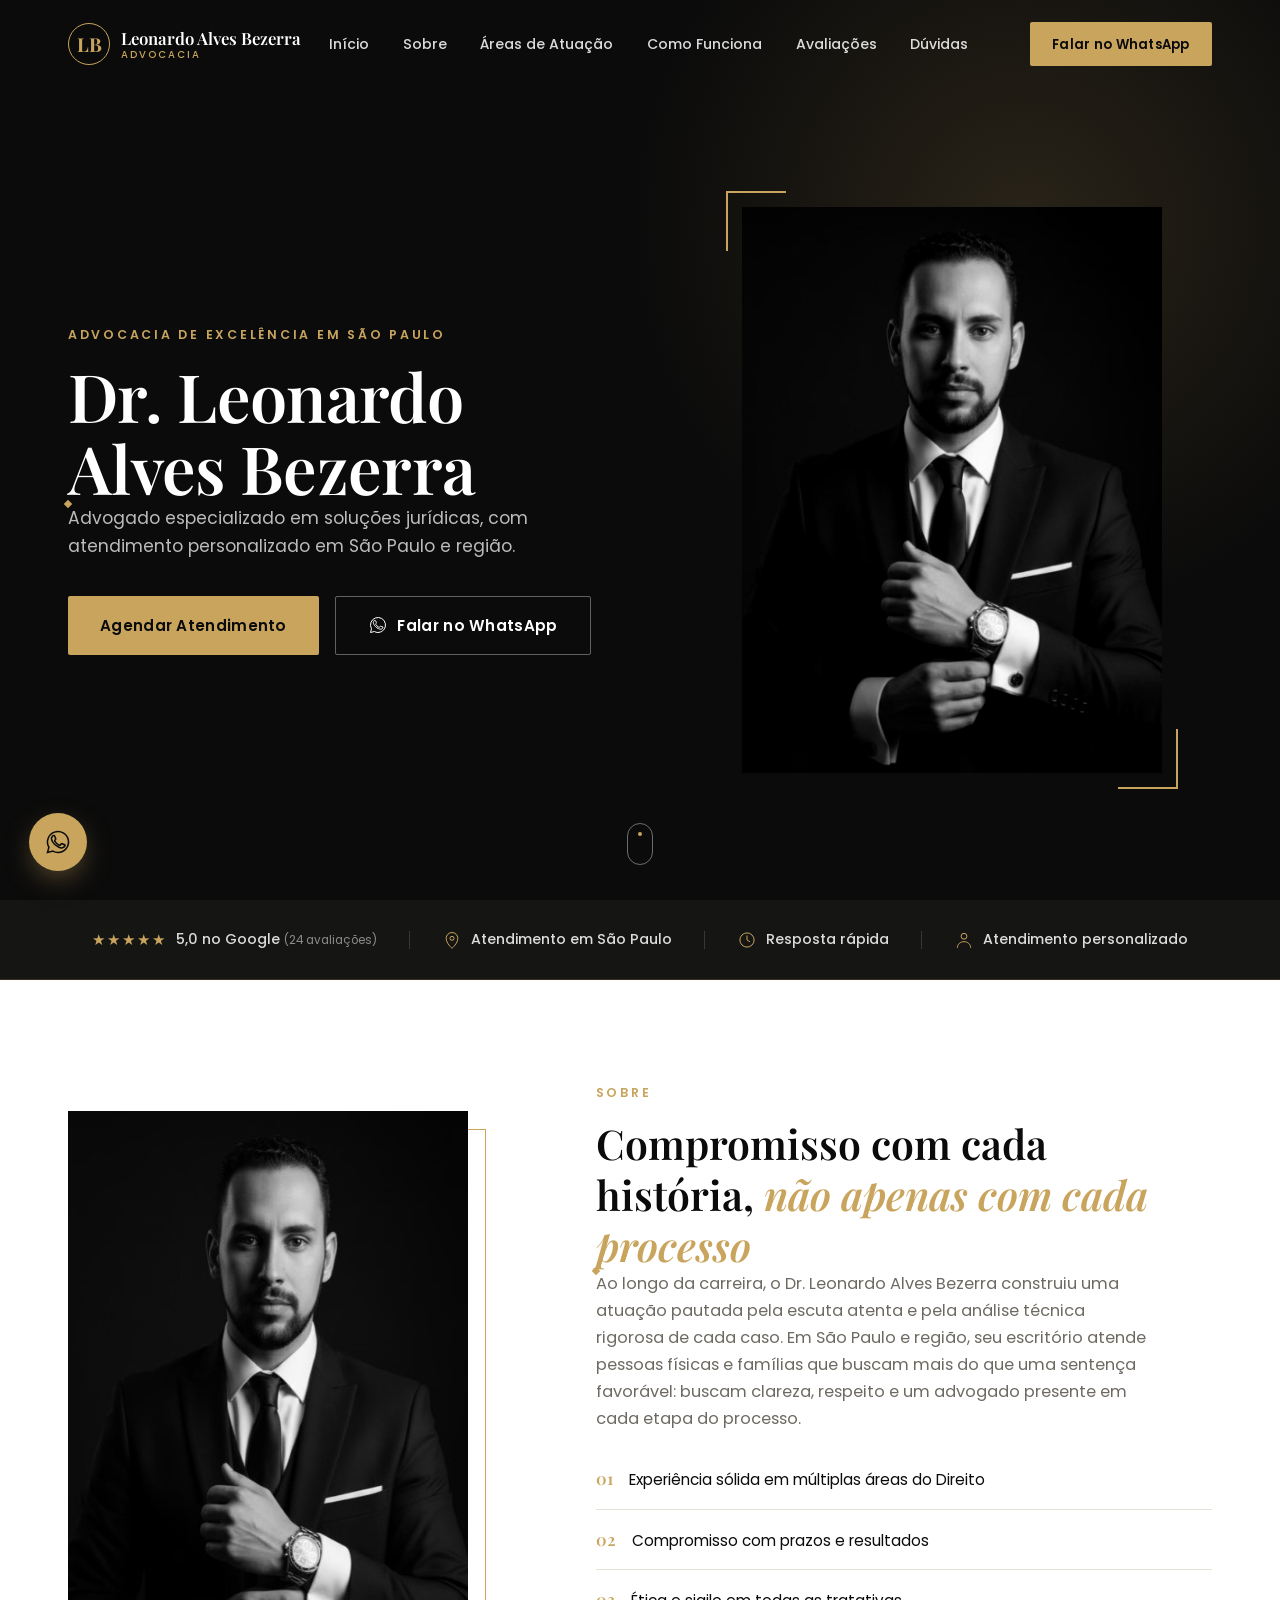
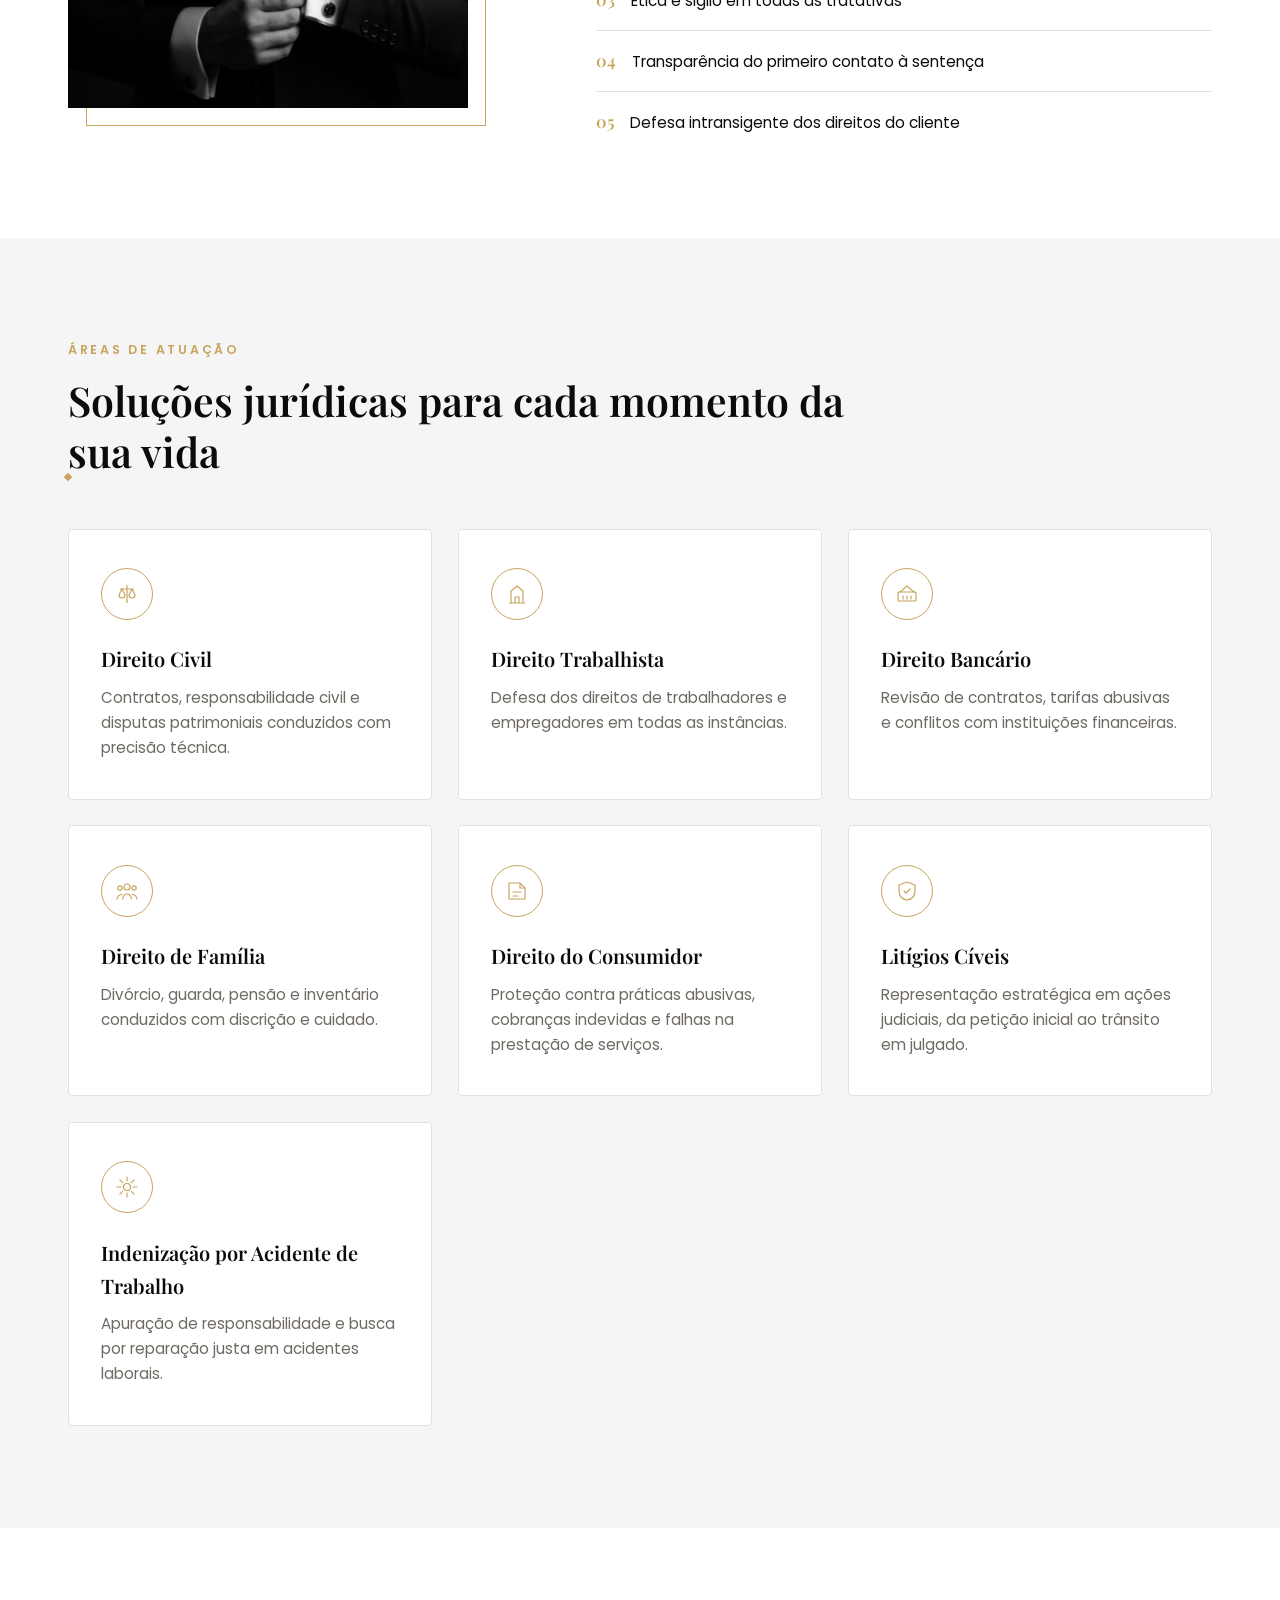
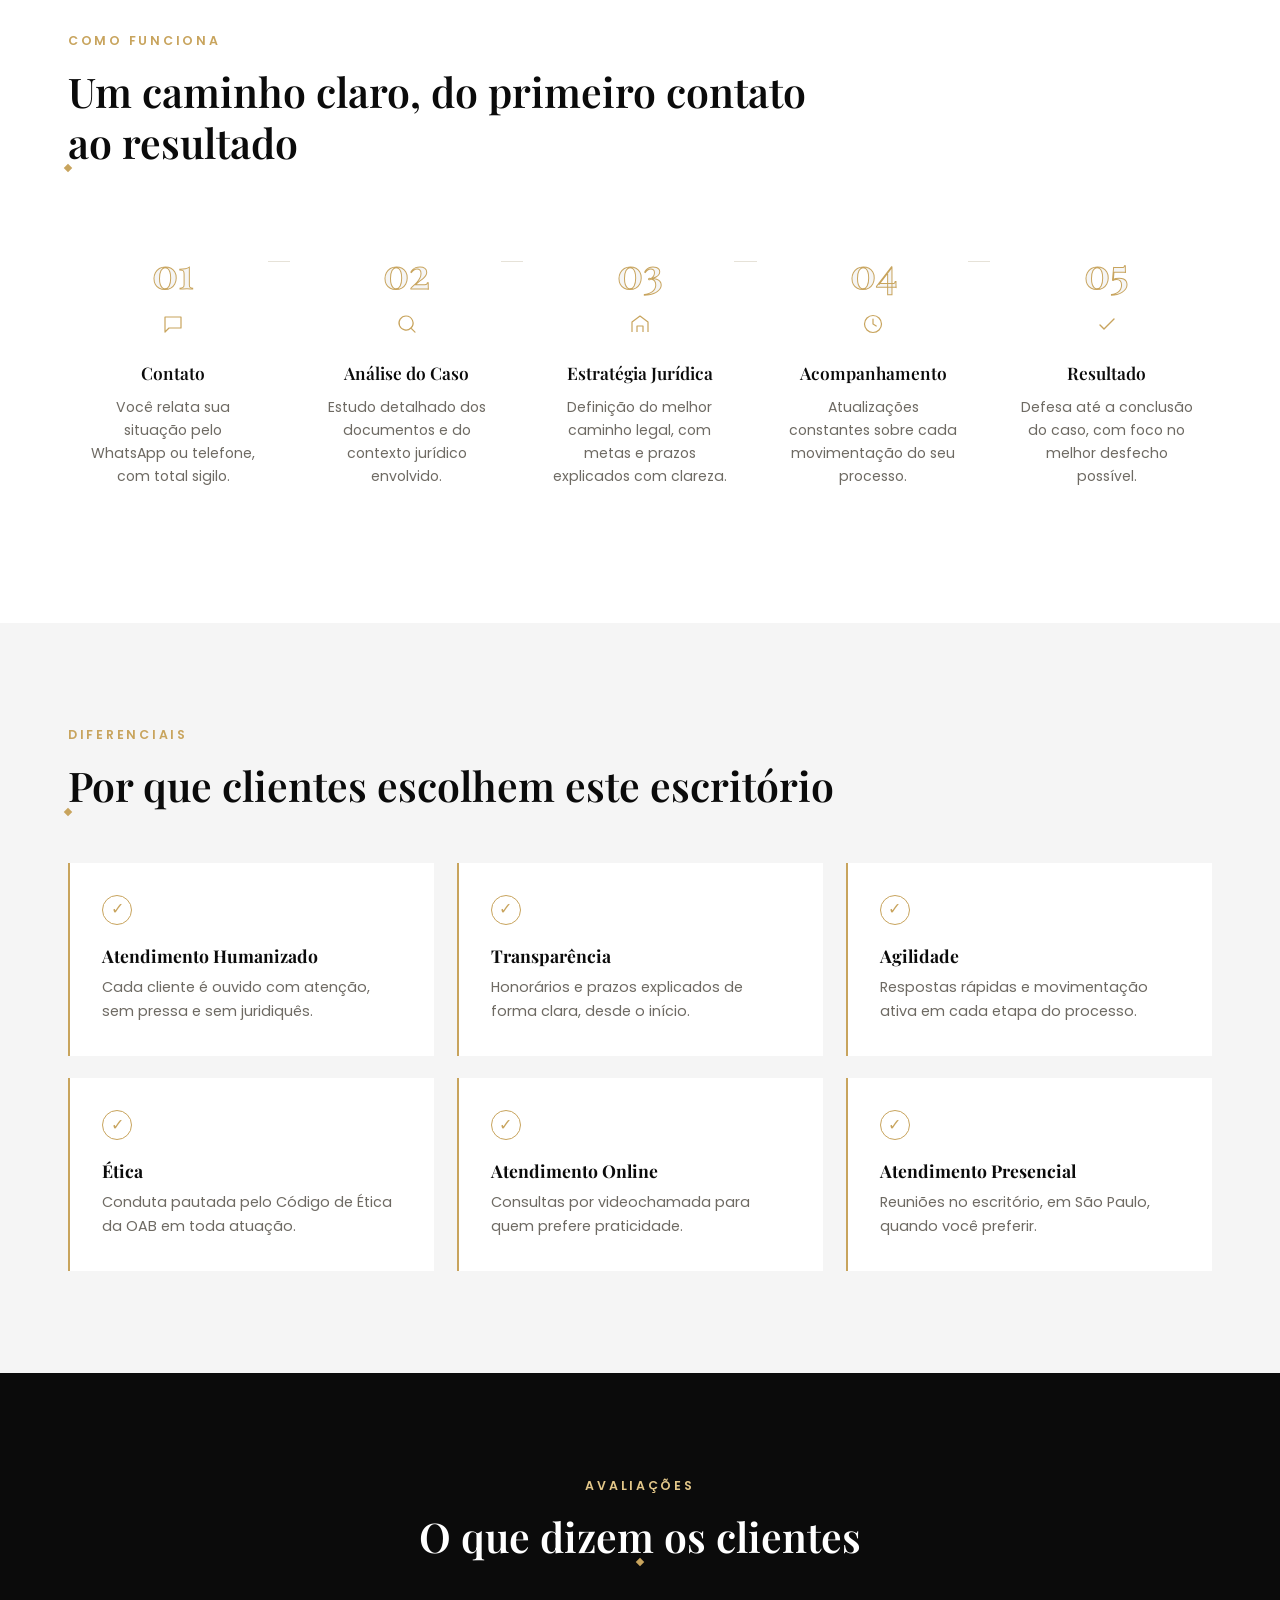
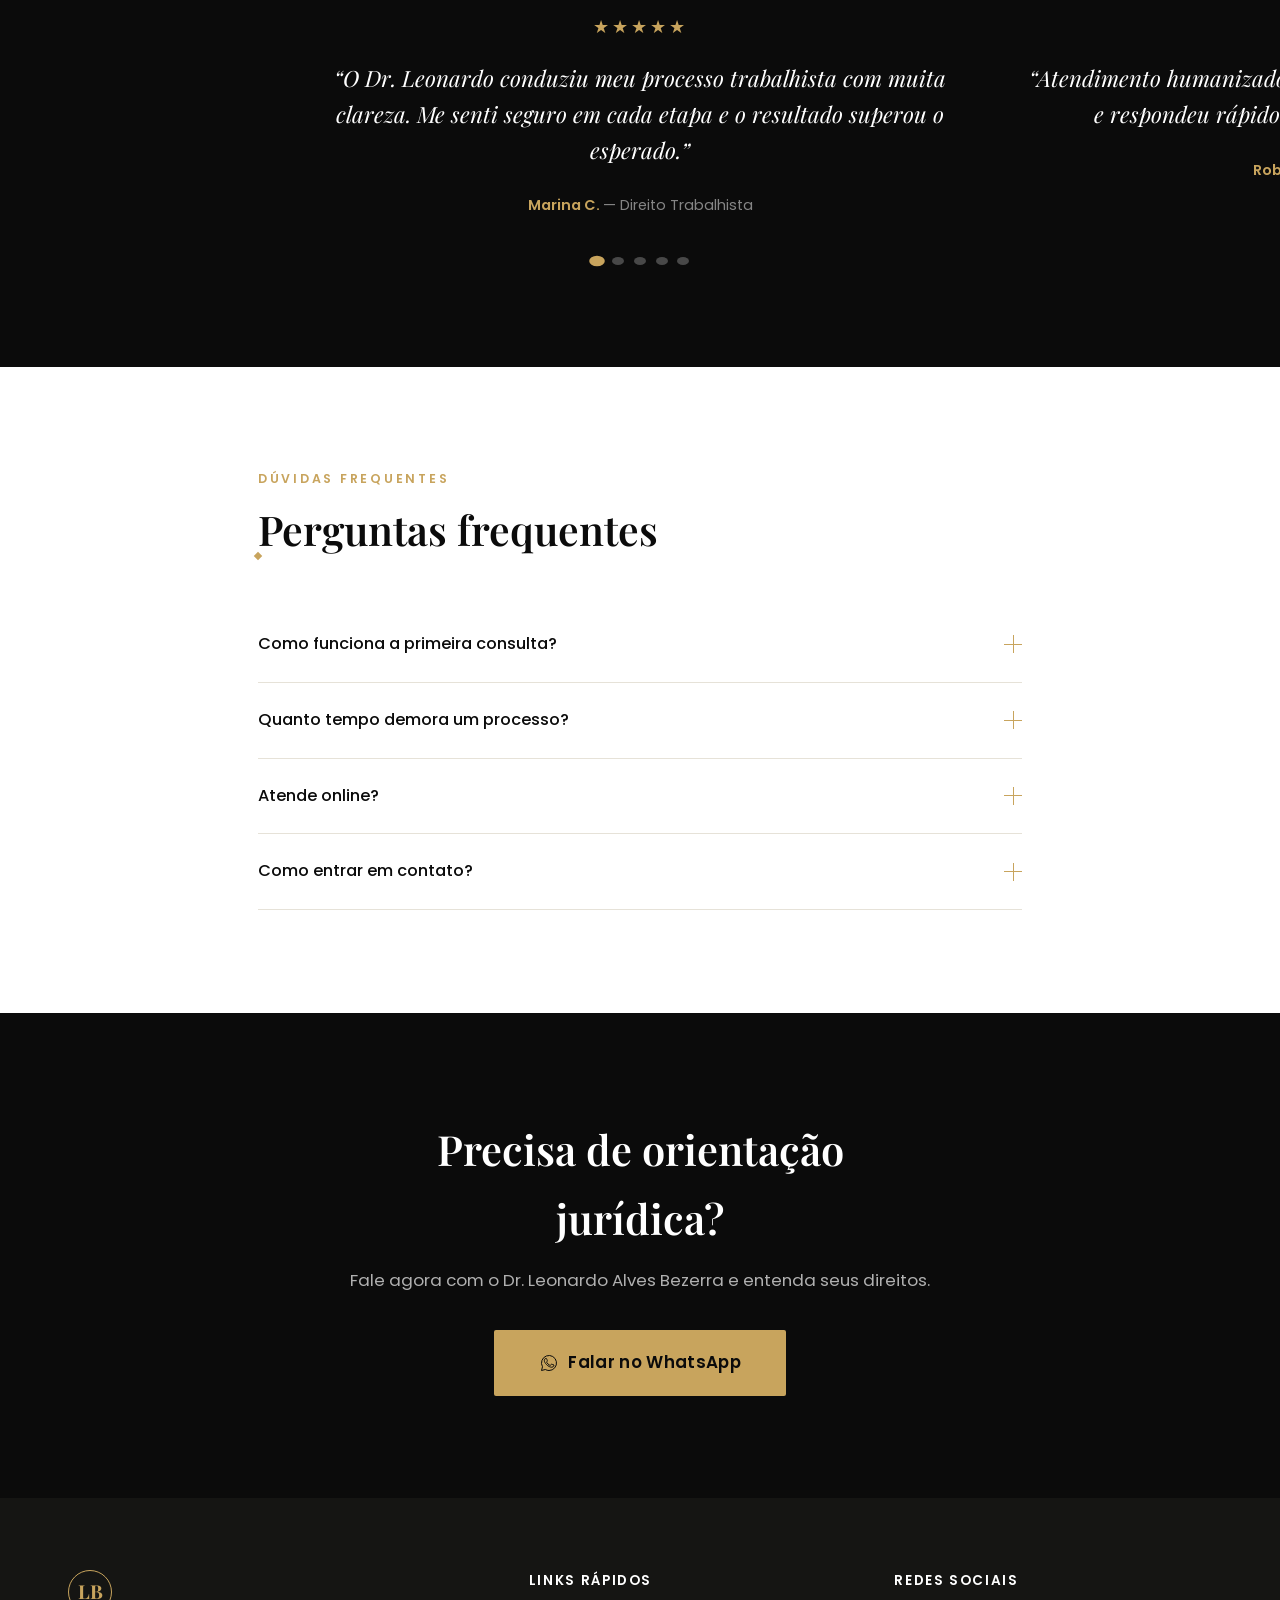
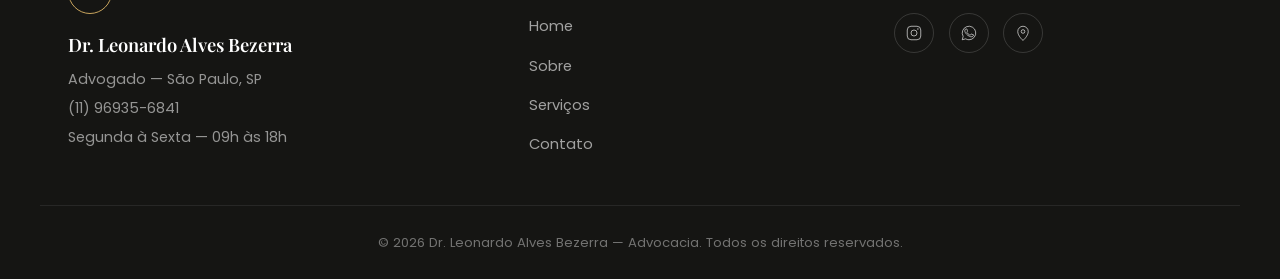
<file: site/index.html>
<!DOCTYPE html>
<html lang="pt-BR">
<head>
  <meta charset="UTF-8">
  <meta name="viewport" content="width=device-width, initial-scale=1.0">

  <!-- ===================== SEO BÁSICO ===================== -->
  <title>Dr. Leonardo Alves Bezerra | Advogado em São Paulo - SP</title>
  <meta name="description" content="Dr. Leonardo Alves Bezerra, advogado em São Paulo especializado em Direito Civil, Trabalhista, Bancário, do Consumidor e de Família. Atendimento humanizado, ético e ágil. Fale agora pelo WhatsApp.">
  <meta name="keywords" content="advogado São Paulo, advogado Direito Civil, advogado trabalhista, advogado bancário, advogado direito do consumidor, advogado direito de família, Leonardo Alves Bezerra, escritório de advocacia São Paulo">
  <meta name="author" content="Dr. Leonardo Alves Bezerra">
  <meta name="robots" content="index, follow">
  <link rel="canonical" href="https://www.leonardoalvesbezerra.adv.br/">

  <!-- ===================== OPEN GRAPH ===================== -->
  <meta property="og:type" content="website">
  <meta property="og:title" content="Dr. Leonardo Alves Bezerra | Advogado em São Paulo">
  <meta property="og:description" content="Advocacia com autoridade, ética e transparência. Atendimento personalizado em Direito Civil, Trabalhista, Bancário, do Consumidor e de Família em São Paulo.">
  <meta property="og:image" content="images/dr-leonardo-alves-bezerra.jpg">
  <meta property="og:url" content="https://www.leonardoalvesbezerra.adv.br/">
  <meta property="og:locale" content="pt_BR">
  <meta property="og:site_name" content="Dr. Leonardo Alves Bezerra Advocacia">

  <meta name="twitter:card" content="summary_large_image">
  <meta name="twitter:title" content="Dr. Leonardo Alves Bezerra | Advogado em São Paulo">
  <meta name="twitter:description" content="Advocacia com autoridade, ética e transparência em São Paulo.">
  <meta name="twitter:image" content="images/dr-leonardo-alves-bezerra.jpg">

  <!-- ===================== SCHEMA.ORG (ADVOGADO) ===================== -->
  <script type="application/ld+json">
  {
    "@context": "https://schema.org",
    "@type": "Attorney",
    "name": "Dr. Leonardo Alves Bezerra",
    "image": "images/dr-leonardo-alves-bezerra.jpg",
    "telephone": "+5511969356841",
    "priceRange": "$$",
    "address": {
      "@type": "PostalAddress",
      "addressLocality": "São Paulo",
      "addressRegion": "SP",
      "addressCountry": "BR"
    },
    "areaServed": "São Paulo - SP",
    "aggregateRating": {
      "@type": "AggregateRating",
      "ratingValue": "5.0",
      "reviewCount": "24"
    },
    "openingHoursSpecification": {
      "@type": "OpeningHoursSpecification",
      "dayOfWeek": ["Monday","Tuesday","Wednesday","Thursday","Friday"],
      "opens": "09:00",
      "closes": "18:00"
    },
    "knowsAbout": [
      "Direito Civil", "Direito Trabalhista", "Direito Bancário",
      "Direito do Consumidor", "Direito de Família", "Litígios Cíveis",
      "Indenização por Acidente de Trabalho"
    ]
  }
  </script>

  <!-- ===================== FONTES ===================== -->
  <link rel="preconnect" href="https://fonts.googleapis.com">
  <link rel="preconnect" href="https://fonts.gstatic.com" crossorigin>
  <link href="https://fonts.googleapis.com/css2?family=Playfair+Display:ital,wght@0,500;0,600;0,700;1,500&family=Poppins:wght@300;400;500;600;700&display=swap" rel="stylesheet">

  <!-- ===================== ESTILOS ===================== -->
  <link rel="stylesheet" href="css/style.css">
  <link rel="stylesheet" href="css/responsive.css">
  <link rel="icon" type="image/svg+xml" href="data:image/svg+xml,%3Csvg xmlns='http://www.w3.org/2000/svg' viewBox='0 0 100 100'%3E%3Crect width='100' height='100' fill='%230B0B0B'/%3E%3Ctext x='50' y='68' font-size='55' fill='%23C8A45D' text-anchor='middle' font-family='Georgia,serif'%3ELB%3C/text%3E%3C/svg%3E">
</head>
<body>

  <!-- =============================================================
       BOTÃO PULAR PARA CONTEÚDO (ACESSIBILIDADE)
  ============================================================== -->
  <a class="skip-link" href="#inicio">Pular para o conteúdo</a>

  <!-- =============================================================
       CABEÇALHO / NAVEGAÇÃO
  ============================================================== -->
  <header class="header" id="header">
    <div class="container header__inner">
      <a href="#inicio" class="logo" aria-label="Dr. Leonardo Alves Bezerra - Início">
        <span class="logo__mark">LB</span>
        <span class="logo__text">Leonardo Alves Bezerra <small>Advocacia</small></span>
      </a>

      <nav class="nav" id="nav" aria-label="Navegação principal">
        <ul class="nav__list">
          <li><a href="#inicio" class="nav__link">Início</a></li>
          <li><a href="#sobre" class="nav__link">Sobre</a></li>
          <li><a href="#areas" class="nav__link">Áreas de Atuação</a></li>
          <li><a href="#como-funciona" class="nav__link">Como Funciona</a></li>
          <li><a href="#avaliacoes" class="nav__link">Avaliações</a></li>
          <li><a href="#faq" class="nav__link">Dúvidas</a></li>
          <li><a href="#contato" class="nav__link nav__link--cta">Contato</a></li>
        </ul>
      </nav>

      <a href="https://wa.me/5511969356841" target="_blank" rel="noopener" class="btn btn--gold btn--small header__whatsapp">
        Falar no WhatsApp
      </a>

      <button class="hamburger" id="hamburger" aria-label="Abrir menu" aria-expanded="false" aria-controls="nav">
        <span></span><span></span><span></span>
      </button>
    </div>
  </header>

  <!-- overlay do menu mobile -->
  <div class="nav-overlay" id="navOverlay"></div>

  <main id="inicio">

    <!-- =============================================================
         1. HERO
    ============================================================== -->
    <section class="hero" aria-label="Apresentação">
      <div class="hero__glow" aria-hidden="true"></div>
      <div class="container hero__grid">
        <div class="hero__content">
          <p class="eyebrow reveal">Advocacia de excelência em São Paulo</p>
          <h1 class="hero__title reveal">
            Dr. Leonardo<br>Alves Bezerra
          </h1>
          <span class="gold-rule reveal" aria-hidden="true"></span>
          <p class="hero__subtitle reveal">
            Advogado especializado em soluções jurídicas, com atendimento
            personalizado em São Paulo e região.
          </p>
          <div class="hero__actions reveal">
            <a href="#contato" class="btn btn--gold">Agendar Atendimento</a>
            <a href="https://wa.me/5511969356841" target="_blank" rel="noopener" class="btn btn--outline">
              <svg class="icon" viewBox="0 0 24 24" fill="none" aria-hidden="true"><path d="M17.5 14.4c-.3-.1-1.7-.9-2-1-.3-.1-.5-.1-.7.1-.2.3-.7 1-.9 1.2-.2.2-.3.2-.6.1-.3-.1-1.3-.5-2.4-1.5-.9-.8-1.5-1.8-1.7-2.1-.2-.3 0-.5.1-.6.1-.1.3-.3.4-.5.1-.2.2-.3.3-.5.1-.2 0-.4 0-.5C10 9 9.4 7.6 9.2 7c-.2-.5-.4-.5-.6-.5h-.5c-.2 0-.5.1-.7.3-.2.3-1 1-1 2.3 0 1.4 1 2.7 1.1 2.9.1.2 2 3.1 4.9 4.3.7.3 1.2.5 1.6.6.7.2 1.3.2 1.8.1.5-.1 1.7-.7 1.9-1.3.2-.6.2-1.2.2-1.3-.1-.2-.3-.2-.6-.3z" stroke="currentColor" stroke-width="1.2"/><path d="M12 21a9 9 0 1 0-7.8-4.5L3 21l4.6-1.2A9 9 0 0 0 12 21z" stroke="currentColor" stroke-width="1.2"/></svg>
              Falar no WhatsApp
            </a>
          </div>
        </div>

        <div class="hero__media reveal">
          <div class="hero__frame">
            <img
              src="images/dr-leonardo-alves-bezerra.jpg"
              alt="Dr. Leonardo Alves Bezerra, advogado em São Paulo, retrato de terno em preto e branco"
              width="443" height="597"
              class="hero__photo"
              fetchpriority="high"
            >
          </div>
        </div>
      </div>

      <a href="#confianca" class="hero__scroll" aria-label="Rolar para baixo">
        <span></span>
      </a>
    </section>

    <!-- =============================================================
         2. BARRA DE CONFIANÇA
    ============================================================== -->
    <section class="trust" id="confianca" aria-label="Indicadores de confiança">
      <div class="container trust__grid">
        <div class="trust__item reveal">
          <span class="trust__stars" aria-hidden="true">★★★★★</span>
          <span class="trust__label">5,0 no Google <small>(24 avaliações)</small></span>
        </div>
        <span class="trust__divider" aria-hidden="true"></span>
        <div class="trust__item reveal">
          <svg class="icon icon--gold" viewBox="0 0 24 24" fill="none" aria-hidden="true"><path d="M12 22s7-6.1 7-12A7 7 0 0 0 5 10c0 5.9 7 12 7 12z" stroke="currentColor" stroke-width="1.2"/><circle cx="12" cy="10" r="2.4" stroke="currentColor" stroke-width="1.2"/></svg>
          <span class="trust__label">Atendimento em São Paulo</span>
        </div>
        <span class="trust__divider" aria-hidden="true"></span>
        <div class="trust__item reveal">
          <svg class="icon icon--gold" viewBox="0 0 24 24" fill="none" aria-hidden="true"><path d="M12 7v5l3.2 2" stroke="currentColor" stroke-width="1.2" stroke-linecap="round"/><circle cx="12" cy="12" r="8.5" stroke="currentColor" stroke-width="1.2"/></svg>
          <span class="trust__label">Resposta rápida</span>
        </div>
        <span class="trust__divider" aria-hidden="true"></span>
        <div class="trust__item reveal">
          <svg class="icon icon--gold" viewBox="0 0 24 24" fill="none" aria-hidden="true"><path d="M4 21c0-3.9 3.6-7 8-7s8 3.1 8 7" stroke="currentColor" stroke-width="1.2" stroke-linecap="round"/><circle cx="12" cy="7.5" r="3.5" stroke="currentColor" stroke-width="1.2"/></svg>
          <span class="trust__label">Atendimento personalizado</span>
        </div>
      </div>
    </section>

    <!-- =============================================================
         3. SOBRE
    ============================================================== -->
    <section class="about" id="sobre" aria-label="Sobre o advogado">
      <div class="container about__grid">
        <div class="about__media reveal">
          <div class="about__frame">
            <img
              src="images/dr-leonardo-alves-bezerra.jpg"
              alt="Dr. Leonardo Alves Bezerra em seu escritório de advocacia em São Paulo"
              width="443" height="597"
              loading="lazy"
              class="about__photo"
            >
          </div>
        </div>
        <div class="about__content">
          <p class="eyebrow reveal">Sobre</p>
          <h2 class="section-title reveal">Compromisso com cada história, <span>não apenas com cada processo</span></h2>
          <span class="gold-rule gold-rule--left reveal" aria-hidden="true"></span>
          <p class="about__text reveal">
            Ao longo da carreira, o Dr. Leonardo Alves Bezerra construiu uma atuação
            pautada pela escuta atenta e pela análise técnica rigorosa de cada caso.
            Em São Paulo e região, seu escritório atende pessoas físicas e famílias
            que buscam mais do que uma sentença favorável: buscam clareza, respeito
            e um advogado presente em cada etapa do processo.
          </p>
          <ul class="about__values reveal">
            <li><span class="about__values-mark">01</span> Experiência sólida em múltiplas áreas do Direito</li>
            <li><span class="about__values-mark">02</span> Compromisso com prazos e resultados</li>
            <li><span class="about__values-mark">03</span> Ética e sigilo em todas as tratativas</li>
            <li><span class="about__values-mark">04</span> Transparência do primeiro contato à sentença</li>
            <li><span class="about__values-mark">05</span> Defesa intransigente dos direitos do cliente</li>
          </ul>
        </div>
      </div>
    </section>

    <!-- =============================================================
         4. ÁREAS DE ATUAÇÃO
    ============================================================== -->
    <section class="areas" id="areas" aria-label="Áreas de atuação">
      <div class="container">
        <div class="section-head">
          <p class="eyebrow reveal">Áreas de atuação</p>
          <h2 class="section-title reveal">Soluções jurídicas para cada momento da sua vida</h2>
          <span class="gold-rule reveal" aria-hidden="true"></span>
        </div>

        <div class="areas__grid">
          <article class="card reveal">
            <span class="card__icon">
              <svg viewBox="0 0 24 24" fill="none" aria-hidden="true"><path d="M12 3v18M5 7h14M7 7l-3 6a3 3 0 0 0 6 0l-3-6zM17 7l-3 6a3 3 0 0 0 6 0l-3-6z" stroke="currentColor" stroke-width="1.2" stroke-linejoin="round"/></svg>
            </span>
            <h3 class="card__title">Direito Civil</h3>
            <p class="card__text">Contratos, responsabilidade civil e disputas patrimoniais conduzidos com precisão técnica.</p>
          </article>

          <article class="card reveal">
            <span class="card__icon">
              <svg viewBox="0 0 24 24" fill="none" aria-hidden="true"><path d="M4 21h16M6 21V9l6-5 6 5v12M10 21v-6h4v6" stroke="currentColor" stroke-width="1.2" stroke-linejoin="round"/></svg>
            </span>
            <h3 class="card__title">Direito Trabalhista</h3>
            <p class="card__text">Defesa dos direitos de trabalhadores e empregadores em todas as instâncias.</p>
          </article>

          <article class="card reveal">
            <span class="card__icon">
              <svg viewBox="0 0 24 24" fill="none" aria-hidden="true"><rect x="3" y="10" width="18" height="9" rx="1" stroke="currentColor" stroke-width="1.2"/><path d="M5 10 12 4l7 6M8 14v3M12 14v3M16 14v3" stroke="currentColor" stroke-width="1.2" stroke-linecap="round"/></svg>
            </span>
            <h3 class="card__title">Direito Bancário</h3>
            <p class="card__text">Revisão de contratos, tarifas abusivas e conflitos com instituições financeiras.</p>
          </article>

          <article class="card reveal">
            <span class="card__icon">
              <svg viewBox="0 0 24 24" fill="none" aria-hidden="true"><circle cx="12" cy="8" r="3" stroke="currentColor" stroke-width="1.2"/><circle cx="5" cy="9" r="2.2" stroke="currentColor" stroke-width="1.2"/><circle cx="19" cy="9" r="2.2" stroke="currentColor" stroke-width="1.2"/><path d="M2 20c.6-3 2.7-4.5 5-4.5M22 20c-.6-3-2.7-4.5-5-4.5M7.5 20c.7-3.3 2.4-5 4.5-5s3.8 1.7 4.5 5" stroke="currentColor" stroke-width="1.2" stroke-linecap="round"/></svg>
            </span>
            <h3 class="card__title">Direito de Família</h3>
            <p class="card__text">Divórcio, guarda, pensão e inventário conduzidos com discrição e cuidado.</p>
          </article>

          <article class="card reveal">
            <span class="card__icon">
              <svg viewBox="0 0 24 24" fill="none" aria-hidden="true"><path d="M4 4h11l5 5v11H4z" stroke="currentColor" stroke-width="1.2" stroke-linejoin="round"/><path d="M15 4v5h5" stroke="currentColor" stroke-width="1.2" stroke-linejoin="round"/><path d="M8 13h8M8 17h5" stroke="currentColor" stroke-width="1.2" stroke-linecap="round"/></svg>
            </span>
            <h3 class="card__title">Direito do Consumidor</h3>
            <p class="card__text">Proteção contra práticas abusivas, cobranças indevidas e falhas na prestação de serviços.</p>
          </article>

          <article class="card reveal">
            <span class="card__icon">
              <svg viewBox="0 0 24 24" fill="none" aria-hidden="true"><path d="M12 3 4 6v6c0 5 3.4 8.7 8 9 4.6-.3 8-4 8-9V6l-8-3z" stroke="currentColor" stroke-width="1.2" stroke-linejoin="round"/><path d="M9 12l2 2 4-4" stroke="currentColor" stroke-width="1.2" stroke-linecap="round" stroke-linejoin="round"/></svg>
            </span>
            <h3 class="card__title">Litígios Cíveis</h3>
            <p class="card__text">Representação estratégica em ações judiciais, da petição inicial ao trânsito em julgado.</p>
          </article>

          <article class="card reveal">
            <span class="card__icon">
              <svg viewBox="0 0 24 24" fill="none" aria-hidden="true"><path d="M12 2v4M12 18v4M4.9 4.9l2.8 2.8M16.3 16.3l2.8 2.8M2 12h4M18 12h4M4.9 19.1l2.8-2.8M16.3 7.7l2.8-2.8" stroke="currentColor" stroke-width="1.2" stroke-linecap="round"/><circle cx="12" cy="12" r="3.5" stroke="currentColor" stroke-width="1.2"/></svg>
            </span>
            <h3 class="card__title">Indenização por Acidente de Trabalho</h3>
            <p class="card__text">Apuração de responsabilidade e busca por reparação justa em acidentes laborais.</p>
          </article>
        </div>
      </div>
    </section>

    <!-- =============================================================
         5. COMO FUNCIONA
    ============================================================== -->
    <section class="process" id="como-funciona" aria-label="Como funciona o atendimento">
      <div class="container">
        <div class="section-head">
          <p class="eyebrow reveal">Como funciona</p>
          <h2 class="section-title">Um caminho claro, do primeiro contato ao resultado</h2>
          <span class="gold-rule reveal" aria-hidden="true"></span>
        </div>

        <ol class="process__list">
          <li class="process__step reveal">
            <span class="process__number">01</span>
            <span class="process__icon">
              <svg viewBox="0 0 24 24" fill="none" aria-hidden="true"><path d="M4 5h16v11H8l-4 4z" stroke="currentColor" stroke-width="1.2" stroke-linejoin="round"/></svg>
            </span>
            <h3 class="process__title">Contato</h3>
            <p class="process__text">Você relata sua situação pelo WhatsApp ou telefone, com total sigilo.</p>
          </li>
          <li class="process__step reveal">
            <span class="process__number">02</span>
            <span class="process__icon">
              <svg viewBox="0 0 24 24" fill="none" aria-hidden="true"><path d="M11 4a7 7 0 1 0 4.9 12l4.1 4.1M11 4a7 7 0 0 1 4.9 12" stroke="currentColor" stroke-width="1.2" stroke-linecap="round"/></svg>
            </span>
            <h3 class="process__title">Análise do Caso</h3>
            <p class="process__text">Estudo detalhado dos documentos e do contexto jurídico envolvido.</p>
          </li>
          <li class="process__step reveal">
            <span class="process__number">03</span>
            <span class="process__icon">
              <svg viewBox="0 0 24 24" fill="none" aria-hidden="true"><path d="M4 20V10l8-6 8 6v10M9 20v-6h6v6" stroke="currentColor" stroke-width="1.2" stroke-linejoin="round"/></svg>
            </span>
            <h3 class="process__title">Estratégia Jurídica</h3>
            <p class="process__text">Definição do melhor caminho legal, com metas e prazos explicados com clareza.</p>
          </li>
          <li class="process__step reveal">
            <span class="process__number">04</span>
            <span class="process__icon">
              <svg viewBox="0 0 24 24" fill="none" aria-hidden="true"><path d="M12 7v5l3.2 2" stroke="currentColor" stroke-width="1.2" stroke-linecap="round"/><circle cx="12" cy="12" r="8.5" stroke="currentColor" stroke-width="1.2"/></svg>
            </span>
            <h3 class="process__title">Acompanhamento</h3>
            <p class="process__text">Atualizações constantes sobre cada movimentação do seu processo.</p>
          </li>
          <li class="process__step reveal">
            <span class="process__number">05</span>
            <span class="process__icon">
              <svg viewBox="0 0 24 24" fill="none" aria-hidden="true"><path d="M5 13l4 4L19 7" stroke="currentColor" stroke-width="1.4" stroke-linecap="round" stroke-linejoin="round"/></svg>
            </span>
            <h3 class="process__title">Resultado</h3>
            <p class="process__text">Defesa até a conclusão do caso, com foco no melhor desfecho possível.</p>
          </li>
        </ol>
      </div>
    </section>

    <!-- =============================================================
         6. DIFERENCIAIS
    ============================================================== -->
    <section class="diff" aria-label="Diferenciais">
      <div class="container">
        <div class="section-head">
          <p class="eyebrow reveal">Diferenciais</p>
          <h2 class="section-title">Por que clientes escolhem este escritório</h2>
          <span class="gold-rule reveal" aria-hidden="true"></span>
        </div>

        <div class="diff__grid">
          <div class="diff__card reveal">
            <span class="diff__check" aria-hidden="true">✓</span>
            <h3>Atendimento Humanizado</h3>
            <p>Cada cliente é ouvido com atenção, sem pressa e sem juridiquês.</p>
          </div>
          <div class="diff__card reveal">
            <span class="diff__check" aria-hidden="true">✓</span>
            <h3>Transparência</h3>
            <p>Honorários e prazos explicados de forma clara, desde o início.</p>
          </div>
          <div class="diff__card reveal">
            <span class="diff__check" aria-hidden="true">✓</span>
            <h3>Agilidade</h3>
            <p>Respostas rápidas e movimentação ativa em cada etapa do processo.</p>
          </div>
          <div class="diff__card reveal">
            <span class="diff__check" aria-hidden="true">✓</span>
            <h3>Ética</h3>
            <p>Conduta pautada pelo Código de Ética da OAB em toda atuação.</p>
          </div>
          <div class="diff__card reveal">
            <span class="diff__check" aria-hidden="true">✓</span>
            <h3>Atendimento Online</h3>
            <p>Consultas por videochamada para quem prefere praticidade.</p>
          </div>
          <div class="diff__card reveal">
            <span class="diff__check" aria-hidden="true">✓</span>
            <h3>Atendimento Presencial</h3>
            <p>Reuniões no escritório, em São Paulo, quando você preferir.</p>
          </div>
        </div>
      </div>
    </section>

    <!-- =============================================================
         7. AVALIAÇÕES
    ============================================================== -->
    <section class="reviews" id="avaliacoes" aria-label="Avaliações de clientes">
      <div class="container">
        <div class="section-head section-head--light">
          <p class="eyebrow eyebrow--gold reveal">Avaliações</p>
          <h2 class="section-title section-title--light">O que dizem os clientes</h2>
          <span class="gold-rule reveal" aria-hidden="true"></span>
        </div>

        <div class="reviews__slider" id="reviewsSlider">
          <div class="reviews__track" id="reviewsTrack">

            <blockquote class="review">
              <span class="review__stars" aria-hidden="true">★★★★★</span>
              <p class="review__text">“O Dr. Leonardo conduziu meu processo trabalhista com muita clareza. Me senti seguro em cada etapa e o resultado superou o esperado.”</p>
              <footer class="review__author">Marina C. <span>— Direito Trabalhista</span></footer>
            </blockquote>

            <blockquote class="review">
              <span class="review__stars" aria-hidden="true">★★★★★</span>
              <p class="review__text">“Atendimento humanizado de verdade. Explicou tudo sem juridiquês e respondeu rápido sempre que precisei tirar dúvidas.”</p>
              <footer class="review__author">Roberto A. <span>— Direito Bancário</span></footer>
            </blockquote>

            <blockquote class="review">
              <span class="review__stars" aria-hidden="true">★★★★★</span>
              <p class="review__text">“Processo de família delicado, tratado com muita discrição e respeito pela minha família. Recomendo de olhos fechados.”</p>
              <footer class="review__author">Fernanda S. <span>— Direito de Família</span></footer>
            </blockquote>

            <blockquote class="review">
              <span class="review__stars" aria-hidden="true">★★★★★</span>
              <p class="review__text">“Excelente profissional. Resolveu uma cobrança abusiva do meu cartão de crédito em poucas semanas.”</p>
              <footer class="review__author">Carlos E. <span>— Direito do Consumidor</span></footer>
            </blockquote>

            <blockquote class="review">
              <span class="review__stars" aria-hidden="true">★★★★★</span>
              <p class="review__text">“Sofri um acidente no trabalho e o Dr. Leonardo cuidou de tudo com muita competência e empatia.”</p>
              <footer class="review__author">Juliana P. <span>— Acidente de Trabalho</span></footer>
            </blockquote>

          </div>

          <div class="reviews__dots" id="reviewsDots"></div>
        </div>
      </div>
    </section>

    <!-- =============================================================
         8. FAQ
    ============================================================== -->
    <section class="faq" id="faq" aria-label="Perguntas frequentes">
      <div class="container faq__container">
        <div class="section-head">
          <p class="eyebrow reveal">Dúvidas frequentes</p>
          <h2 class="section-title">Perguntas frequentes</h2>
          <span class="gold-rule reveal" aria-hidden="true"></span>
        </div>

        <div class="faq__list">
          <div class="faq__item reveal">
            <button class="faq__question" aria-expanded="false">
              Como funciona a primeira consulta?
              <span class="faq__icon" aria-hidden="true"></span>
            </button>
            <div class="faq__answer">
              <p>A primeira conversa é feita pelo WhatsApp ou telefone, sem custo, para entender
              seu caso e explicar como o escritório pode ajudar antes de qualquer decisão sua.</p>
            </div>
          </div>

          <div class="faq__item reveal">
            <button class="faq__question" aria-expanded="false">
              Quanto tempo demora um processo?
              <span class="faq__icon" aria-hidden="true"></span>
            </button>
            <div class="faq__answer">
              <p>O prazo varia conforme a área do Direito, a complexidade do caso e a vara
              responsável. Após a análise inicial, você recebe uma estimativa realista de prazos.</p>
            </div>
          </div>

          <div class="faq__item reveal">
            <button class="faq__question" aria-expanded="false">
              Atende online?
              <span class="faq__icon" aria-hidden="true"></span>
            </button>
            <div class="faq__answer">
              <p>Sim. Consultas por videochamada estão disponíveis para quem prefere não se
              deslocar, com a mesma atenção e sigilo do atendimento presencial.</p>
            </div>
          </div>

          <div class="faq__item reveal">
            <button class="faq__question" aria-expanded="false">
              Como entrar em contato?
              <span class="faq__icon" aria-hidden="true"></span>
            </button>
            <div class="faq__answer">
              <p>O canal mais rápido é o WhatsApp, disponível de segunda a sexta, das 9h às 18h.
              Também é possível agendar um horário fixo pelo formulário de contato.</p>
            </div>
          </div>
        </div>
      </div>
    </section>

    <!-- =============================================================
         9. CTA FINAL
    ============================================================== -->
    <section class="cta" id="contato" aria-label="Chamada para contato">
      <div class="container cta__inner">
        <h2 class="cta__title">Precisa de orientação jurídica?</h2>
        <p class="cta__text">Fale agora com o Dr. Leonardo Alves Bezerra e entenda seus direitos.</p>
        <a href="https://wa.me/5511969356841" target="_blank" rel="noopener" class="btn btn--gold btn--large">
          <svg class="icon" viewBox="0 0 24 24" fill="none" aria-hidden="true"><path d="M17.5 14.4c-.3-.1-1.7-.9-2-1-.3-.1-.5-.1-.7.1-.2.3-.7 1-.9 1.2-.2.2-.3.2-.6.1-.3-.1-1.3-.5-2.4-1.5-.9-.8-1.5-1.8-1.7-2.1-.2-.3 0-.5.1-.6.1-.1.3-.3.4-.5.1-.2.2-.3.3-.5.1-.2 0-.4 0-.5C10 9 9.4 7.6 9.2 7c-.2-.5-.4-.5-.6-.5h-.5c-.2 0-.5.1-.7.3-.2.3-1 1-1 2.3 0 1.4 1 2.7 1.1 2.9.1.2 2 3.1 4.9 4.3.7.3 1.2.5 1.6.6.7.2 1.3.2 1.8.1.5-.1 1.7-.7 1.9-1.3.2-.6.2-1.2.2-1.3-.1-.2-.3-.2-.6-.3z" stroke="currentColor" stroke-width="1.2"/><path d="M12 21a9 9 0 1 0-7.8-4.5L3 21l4.6-1.2A9 9 0 0 0 12 21z" stroke="currentColor" stroke-width="1.2"/></svg>
          Falar no WhatsApp
        </a>
      </div>
    </section>

  </main>

  <!-- =============================================================
       RODAPÉ
  ============================================================== -->
  <footer class="footer">
    <div class="container footer__grid">
      <div class="footer__col">
        <span class="logo__mark logo__mark--footer">LB</span>
        <p class="footer__name">Dr. Leonardo Alves Bezerra</p>
        <p class="footer__text">Advogado — São Paulo, SP</p>
        <p class="footer__text">(11) 96935-6841</p>
        <p class="footer__text">Segunda à Sexta — 09h às 18h</p>
      </div>

      <div class="footer__col">
        <h3 class="footer__heading">Links rápidos</h3>
        <ul class="footer__links">
          <li><a href="#inicio">Home</a></li>
          <li><a href="#sobre">Sobre</a></li>
          <li><a href="#areas">Serviços</a></li>
          <li><a href="#contato">Contato</a></li>
        </ul>
      </div>

      <div class="footer__col">
        <h3 class="footer__heading">Redes sociais</h3>
        <div class="footer__social">
          <a href="#" target="_blank" rel="noopener" aria-label="Instagram">
            <svg viewBox="0 0 24 24" fill="none"><rect x="3" y="3" width="18" height="18" rx="5" stroke="currentColor" stroke-width="1.2"/><circle cx="12" cy="12" r="4" stroke="currentColor" stroke-width="1.2"/><circle cx="17.2" cy="6.8" r="1" fill="currentColor"/></svg>
          </a>
          <a href="https://wa.me/5511969356841" target="_blank" rel="noopener" aria-label="WhatsApp">
            <svg viewBox="0 0 24 24" fill="none"><path d="M17.5 14.4c-.3-.1-1.7-.9-2-1-.3-.1-.5-.1-.7.1-.2.3-.7 1-.9 1.2-.2.2-.3.2-.6.1-.3-.1-1.3-.5-2.4-1.5-.9-.8-1.5-1.8-1.7-2.1-.2-.3 0-.5.1-.6.1-.1.3-.3.4-.5.1-.2.2-.3.3-.5.1-.2 0-.4 0-.5C10 9 9.4 7.6 9.2 7c-.2-.5-.4-.5-.6-.5h-.5c-.2 0-.5.1-.7.3-.2.3-1 1-1 2.3 0 1.4 1 2.7 1.1 2.9.1.2 2 3.1 4.9 4.3.7.3 1.2.5 1.6.6.7.2 1.3.2 1.8.1.5-.1 1.7-.7 1.9-1.3.2-.6.2-1.2.2-1.3-.1-.2-.3-.2-.6-.3z" stroke="currentColor" stroke-width="1.2"/><path d="M12 21a9 9 0 1 0-7.8-4.5L3 21l4.6-1.2A9 9 0 0 0 12 21z" stroke="currentColor" stroke-width="1.2"/></svg>
          </a>
          <a href="#" target="_blank" rel="noopener" aria-label="Google Maps">
            <svg viewBox="0 0 24 24" fill="none"><path d="M12 22s7-6.1 7-12A7 7 0 0 0 5 10c0 5.9 7 12 7 12z" stroke="currentColor" stroke-width="1.2"/><circle cx="12" cy="10" r="2.4" stroke="currentColor" stroke-width="1.2"/></svg>
          </a>
        </div>
      </div>
    </div>

    <div class="footer__bottom">
      <p>&copy; <span id="year"></span> Dr. Leonardo Alves Bezerra — Advocacia. Todos os direitos reservados.</p>
    </div>
  </footer>

  <!-- botão flutuante whatsapp + voltar ao topo -->
  <a href="https://wa.me/5511969356841" target="_blank" rel="noopener" class="float-whatsapp" aria-label="Falar no WhatsApp">
    <svg viewBox="0 0 24 24" fill="none"><path d="M17.5 14.4c-.3-.1-1.7-.9-2-1-.3-.1-.5-.1-.7.1-.2.3-.7 1-.9 1.2-.2.2-.3.2-.6.1-.3-.1-1.3-.5-2.4-1.5-.9-.8-1.5-1.8-1.7-2.1-.2-.3 0-.5.1-.6.1-.1.3-.3.4-.5.1-.2.2-.3.3-.5.1-.2 0-.4 0-.5C10 9 9.4 7.6 9.2 7c-.2-.5-.4-.5-.6-.5h-.5c-.2 0-.5.1-.7.3-.2.3-1 1-1 2.3 0 1.4 1 2.7 1.1 2.9.1.2 2 3.1 4.9 4.3.7.3 1.2.5 1.6.6.7.2 1.3.2 1.8.1.5-.1 1.7-.7 1.9-1.3.2-.6.2-1.2.2-1.3-.1-.2-.3-.2-.6-.3z" stroke="currentColor" stroke-width="1.3"/><path d="M12 21a9 9 0 1 0-7.8-4.5L3 21l4.6-1.2A9 9 0 0 0 12 21z" stroke="currentColor" stroke-width="1.3"/></svg>
  </a>

  <button class="back-to-top" id="backToTop" aria-label="Voltar ao topo">
    <svg viewBox="0 0 24 24" fill="none"><path d="M12 19V5M6 11l6-6 6 6" stroke="currentColor" stroke-width="1.6" stroke-linecap="round" stroke-linejoin="round"/></svg>
  </button>

  <script src="js/script.js"></script>
</body>
</html>
</file>
<file: style.css>
/* ==================================================================
   DR. LEONARDO ALVES BEZERRA — ADVOCACIA
   Folha de estilos principal
   Sumário:
   1. Reset & variáveis (design tokens)
   2. Tipografia e utilitários
   3. Componentes (botões, cards, regras douradas)
   4. Cabeçalho / navegação
   5. Hero
   6. Barra de confiança
   7. Sobre
   8. Áreas de atuação
   9. Como funciona
   10. Diferenciais
   11. Avaliações
   12. FAQ
   13. CTA final
   14. Rodapé
   15. Botões flutuantes
   16. Animações (scroll reveal)
================================================================== */

/* ---------- 1. RESET & VARIÁVEIS ---------- */
*, *::before, *::after { box-sizing: border-box; }
html { scroll-behavior: smooth; }
body, h1, h2, h3, p, ul, ol, figure, blockquote { margin: 0; }
ul, ol { padding: 0; list-style: none; }
img { max-width: 100%; display: block; }
a { text-decoration: none; color: inherit; }
button { font: inherit; cursor: pointer; border: none; background: none; color: inherit; }

:root {
  /* Paleta de marca */
  --color-black: #0B0B0B;
  --color-black-soft: #151513;
  --color-gold: #C8A45D;
  --color-gold-light: #E4C88A;
  --color-white: #FFFFFF;
  --color-gray-light: #F5F5F5;
  --color-gray-text: #6E6A63;
  --color-gray-border: #E6E2D8;

  /* Tipografia */
  --font-display: 'Playfair Display', Georgia, serif;
  --font-body: 'Poppins', Arial, sans-serif;

  /* Espaçamento */
  --section-space: clamp(4.5rem, 8vw, 8rem);
  --container-width: 1200px;

  /* Sombras / transições */
  --shadow-soft: 0 20px 60px -20px rgba(11, 11, 11, 0.25);
  --ease: cubic-bezier(.25, .8, .25, 1);
}

body {
  font-family: var(--font-body);
  color: var(--color-black);
  background: var(--color-white);
  line-height: 1.65;
  -webkit-font-smoothing: antialiased;
  overflow-x: hidden;
}

.container {
  width: 100%;
  max-width: var(--container-width);
  margin: 0 auto;
  padding: 0 1.75rem;
}

/* Foco de teclado visível — acessibilidade */
a:focus-visible,
button:focus-visible,
.faq__question:focus-visible {
  outline: 2px solid var(--color-gold);
  outline-offset: 4px;
  border-radius: 2px;
}

/* Skip link */
.skip-link {
  position: absolute;
  left: -999px;
  top: 0;
  background: var(--color-gold);
  color: var(--color-black);
  padding: .75rem 1.25rem;
  z-index: 999;
  font-weight: 600;
}
.skip-link:focus { left: 1rem; top: 1rem; }

/* Respeita usuários que preferem menos movimento */
@media (prefers-reduced-motion: reduce) {
  html { scroll-behavior: auto; }
  *, *::before, *::after {
    animation-duration: .001ms !important;
    animation-iteration-count: 1 !important;
    transition-duration: .001ms !important;
  }
}

/* ---------- 2. TIPOGRAFIA & UTILITÁRIOS ---------- */
.eyebrow {
  font-family: var(--font-body);
  font-size: .78rem;
  font-weight: 600;
  letter-spacing: .22em;
  text-transform: uppercase;
  color: var(--color-gold);
  margin-bottom: .9rem;
}
.eyebrow--gold { color: var(--color-gold-light); }

.section-title {
  font-family: var(--font-display);
  font-weight: 600;
  font-size: clamp(1.9rem, 3.2vw, 2.7rem);
  line-height: 1.25;
  color: var(--color-black);
  max-width: 780px;
}
.section-title span { color: var(--color-gold); font-style: italic; }
.section-title--light { color: var(--color-white); }

.section-head { margin-bottom: 3.2rem; }
.section-head--light { text-align: center; }
.section-head--light .section-title { margin: 0 auto; }

/* fio dourado — elemento assinatura da marca:
   uma regra fina com um pequeno losango central,
   repetida sob eyebrows e títulos de seção */
.gold-rule {
  position: relative;
  width: 90px;
  height: 12px;
  margin: 1.1rem 0 1.6rem;
}
.gold-rule::before {
  content: "";
  position: absolute;
  top: 50%; left: 0;
  width: 100%; height: 1px;
  background: var(--color-gold);
  transform: translateY(-50%);
}
.gold-rule::after {
  content: "";
  position: absolute;
  top: 50%; left: 50%;
  width: 6px; height: 6px;
  background: var(--color-gold);
  transform: translate(-50%, -50%) rotate(45deg);
}
.gold-rule--left { margin-left: 0; }

.icon { width: 20px; height: 20px; flex-shrink: 0; }
.icon--gold { color: var(--color-gold); }

/* ---------- 3. COMPONENTES ---------- */
.btn {
  display: inline-flex;
  align-items: center;
  justify-content: center;
  gap: .6rem;
  padding: 1rem 2rem;
  font-family: var(--font-body);
  font-weight: 600;
  font-size: .95rem;
  letter-spacing: .02em;
  border-radius: 2px;
  transition: all .35s var(--ease);
  white-space: nowrap;
}
.btn--gold {
  background: var(--color-gold);
  color: var(--color-black);
}
.btn--gold:hover {
  background: var(--color-gold-light);
  transform: translateY(-2px);
  box-shadow: 0 12px 30px -10px rgba(200, 164, 93, .55);
}
.btn--outline {
  border: 1px solid rgba(255,255,255,.35);
  color: var(--color-white);
}
.btn--outline:hover {
  border-color: var(--color-gold);
  color: var(--color-gold);
  transform: translateY(-2px);
}
.btn--small { padding: .7rem 1.4rem; font-size: .82rem; }
.btn--large { padding: 1.2rem 2.8rem; font-size: 1.05rem; }

/* Cards — áreas de atuação */
.card {
  background: var(--color-white);
  border: 1px solid var(--color-gray-border);
  padding: 2.4rem 2rem;
  border-radius: 4px;
  transition: border-color .35s var(--ease), transform .35s var(--ease), box-shadow .35s var(--ease);
  position: relative;
}
.card::before {
  content: "";
  position: absolute;
  top: -1px; left: -1px;
  width: 22px; height: 22px;
  border-top: 2px solid transparent;
  border-left: 2px solid transparent;
  transition: border-color .35s var(--ease);
}
.card:hover {
  border-color: var(--color-gold);
  transform: translateY(-6px);
  box-shadow: var(--shadow-soft);
}
.card:hover::before { border-color: var(--color-gold); }
.card__icon {
  display: inline-flex;
  align-items: center;
  justify-content: center;
  width: 52px; height: 52px;
  color: var(--color-gold);
  border: 1px solid var(--color-gold);
  border-radius: 50%;
  margin-bottom: 1.4rem;
}
.card__icon svg { width: 24px; height: 24px; }
.card__title {
  font-family: var(--font-display);
  font-size: 1.25rem;
  font-weight: 600;
  margin-bottom: .6rem;
}
.card__text { color: var(--color-gray-text); font-size: .95rem; }

/* ---------- 4. CABEÇALHO / NAVEGAÇÃO ---------- */
.header {
  position: fixed;
  top: 0; left: 0; right: 0;
  z-index: 500;
  padding: 1.4rem 0;
  transition: background .4s var(--ease), padding .4s var(--ease), box-shadow .4s var(--ease);
}
.header__inner {
  display: flex;
  align-items: center;
  justify-content: space-between;
  gap: 1.5rem;
}
.header.is-scrolled {
  background: rgba(11,11,11,.92);
  backdrop-filter: blur(10px);
  padding: .85rem 0;
  box-shadow: 0 10px 30px -15px rgba(0,0,0,.5);
}

.logo { display: flex; align-items: center; gap: .7rem; }
.logo__mark {
  font-family: var(--font-display);
  font-weight: 700;
  font-size: 1.2rem;
  color: var(--color-gold);
  border: 1px solid var(--color-gold);
  width: 42px; height: 42px;
  border-radius: 50%;
  display: flex; align-items: center; justify-content: center;
  flex-shrink: 0;
}
.logo__text {
  font-family: var(--font-display);
  color: var(--color-white);
  font-size: 1.05rem;
  font-weight: 600;
  line-height: 1.2;
  display: flex;
  flex-direction: column;
}
.logo__text small {
  font-family: var(--font-body);
  font-size: .62rem;
  letter-spacing: .2em;
  text-transform: uppercase;
  color: var(--color-gold);
  font-weight: 500;
}

.nav__list { display: flex; align-items: center; gap: 2.1rem; }
.nav__link {
  font-size: .88rem;
  font-weight: 500;
  color: rgba(255,255,255,.85);
  position: relative;
  padding-bottom: 4px;
  transition: color .3s var(--ease);
}
.nav__link::after {
  content: "";
  position: absolute;
  left: 0; bottom: 0;
  width: 0; height: 1px;
  background: var(--color-gold);
  transition: width .3s var(--ease);
}
.nav__link:hover, .nav__link.is-active { color: var(--color-gold); }
.nav__link:hover::after, .nav__link.is-active::after { width: 100%; }
.nav__link--cta { display: none; }

.header__whatsapp { flex-shrink: 0; }

.hamburger {
  display: none;
  flex-direction: column;
  gap: 5px;
  width: 32px;
  z-index: 501;
}
.hamburger span {
  display: block;
  height: 2px;
  background: var(--color-white);
  border-radius: 2px;
  transition: transform .35s var(--ease), opacity .35s var(--ease), background .3s;
}
.hamburger.is-active span:nth-child(1) { transform: translateY(7px) rotate(45deg); background: var(--color-gold); }
.hamburger.is-active span:nth-child(2) { opacity: 0; }
.hamburger.is-active span:nth-child(3) { transform: translateY(-7px) rotate(-45deg); background: var(--color-gold); }

.nav-overlay {
  position: fixed; inset: 0;
  background: rgba(0,0,0,.6);
  opacity: 0; visibility: hidden;
  transition: opacity .3s;
  z-index: 400;
}
.nav-overlay.is-active { opacity: 1; visibility: visible; }

/* ---------- 5. HERO ---------- */
.hero {
  position: relative;
  min-height: 100vh;
  display: flex;
  align-items: center;
  background: var(--color-black);
  overflow: hidden;
  padding-top: 5rem;
}
.hero__glow {
  position: absolute;
  top: -20%; right: -10%;
  width: 60%; height: 90%;
  background: radial-gradient(circle, rgba(200,164,93,.16) 0%, rgba(200,164,93,0) 70%);
  pointer-events: none;
}
.hero__grid {
  display: grid;
  grid-template-columns: 1.05fr .95fr;
  align-items: center;
  gap: 3rem;
  position: relative;
  z-index: 2;
}
.hero__content { padding: 2rem 0; }
.hero__title {
  font-family: var(--font-display);
  color: var(--color-white);
  font-weight: 600;
  font-size: clamp(2.6rem, 5.2vw, 4.4rem);
  line-height: 1.08;
  letter-spacing: -.01em;
}
.hero__subtitle {
  color: rgba(255,255,255,.72);
  font-size: 1.08rem;
  max-width: 460px;
  margin-bottom: 2.2rem;
}
.hero__actions { display: flex; gap: 1rem; flex-wrap: wrap; }

.hero__media { display: flex; justify-content: center; }
.hero__frame {
  position: relative;
  max-width: 420px;
  width: 100%;
}
.hero__frame::before,
.hero__frame::after {
  content: "";
  position: absolute;
  width: 60px; height: 60px;
  border-color: var(--color-gold);
  border-style: solid;
  z-index: 2;
}
.hero__frame::before {
  top: -16px; left: -16px;
  border-width: 2px 0 0 2px;
}
.hero__frame::after {
  bottom: -16px; right: -16px;
  border-width: 0 2px 2px 0;
}
.hero__photo {
  width: 100%;
  height: auto;
  filter: grayscale(1) contrast(1.05);
  position: relative;
  z-index: 1;
}

.hero__scroll {
  position: absolute;
  bottom: 2.2rem;
  left: 50%;
  transform: translateX(-50%);
  width: 26px; height: 42px;
  border: 1px solid rgba(255,255,255,.4);
  border-radius: 20px;
  z-index: 2;
}
.hero__scroll span {
  position: absolute;
  top: 8px; left: 50%;
  width: 4px; height: 4px;
  margin-left: -2px;
  background: var(--color-gold);
  border-radius: 50%;
  animation: scrollDot 1.8s infinite;
}
@keyframes scrollDot {
  0% { opacity: 1; top: 8px; }
  70% { opacity: 0; top: 24px; }
  100% { opacity: 0; top: 24px; }
}

/* ---------- 6. BARRA DE CONFIANÇA ---------- */
.trust {
  background: var(--color-black-soft);
  padding: 1.7rem 0;
  border-bottom: 1px solid rgba(200,164,93,.18);
}
.trust__grid {
  display: flex;
  align-items: center;
  justify-content: center;
  flex-wrap: wrap;
  gap: 1.4rem 2rem;
}
.trust__item {
  display: flex;
  align-items: center;
  gap: .55rem;
  color: rgba(255,255,255,.85);
  font-size: .88rem;
  font-weight: 500;
}
.trust__stars { color: var(--color-gold); letter-spacing: 2px; font-size: .95rem; }
.trust__label small { color: rgba(255,255,255,.5); font-weight: 400; }
.trust__divider {
  width: 1px; height: 18px;
  background: rgba(255,255,255,.15);
}

/* ---------- 7. SOBRE ---------- */
.about { padding: var(--section-space) 0; }
.about__grid {
  display: grid;
  grid-template-columns: .85fr 1.15fr;
  gap: 4.5rem;
  align-items: center;
}
.about__frame {
  position: relative;
  max-width: 400px;
}
.about__frame::after {
  content: "";
  position: absolute;
  inset: 18px -18px -18px 18px;
  border: 1px solid var(--color-gold);
  z-index: -1;
}
.about__photo { filter: grayscale(1); }
.about__text {
  color: var(--color-gray-text);
  font-size: 1.02rem;
  max-width: 560px;
  margin-bottom: 2rem;
}
.about__values { display: flex; flex-direction: column; gap: 1rem; }
.about__values li {
  display: flex;
  align-items: baseline;
  gap: 1rem;
  font-size: .96rem;
  color: var(--color-black);
  padding-bottom: 1rem;
  border-bottom: 1px solid var(--color-gray-border);
}
.about__values li:last-child { border-bottom: none; padding-bottom: 0; }
.about__values-mark {
  font-family: var(--font-display);
  color: var(--color-gold);
  font-weight: 600;
  font-size: 1.05rem;
  flex-shrink: 0;
}

/* ---------- 8. ÁREAS DE ATUAÇÃO ---------- */
.areas { padding: var(--section-space) 0; background: var(--color-gray-light); }
.areas__grid {
  display: grid;
  grid-template-columns: repeat(3, 1fr);
  gap: 1.6rem;
}

/* ---------- 9. COMO FUNCIONA ---------- */
.process { padding: var(--section-space) 0; }
.process__list {
  display: grid;
  grid-template-columns: repeat(5, 1fr);
  gap: 1.4rem;
  counter-reset: step;
  position: relative;
}
.process__step {
  text-align: center;
  padding: 2rem 1.1rem;
  position: relative;
}
.process__step:not(:last-child)::after {
  content: "";
  position: absolute;
  top: 2.6rem;
  right: -.7rem;
  width: 1.4rem;
  height: 1px;
  background: var(--color-gray-border);
}
.process__number {
  display: block;
  font-family: var(--font-display);
  font-size: 2.6rem;
  font-weight: 600;
  color: var(--color-gray-light);
  -webkit-text-stroke: 1px var(--color-gold);
  line-height: 1;
  margin-bottom: .6rem;
}
.process__icon {
  display: inline-flex;
  align-items: center;
  justify-content: center;
  width: 44px; height: 44px;
  color: var(--color-gold);
  margin-bottom: .8rem;
}
.process__icon svg { width: 24px; height: 24px; }
.process__title {
  font-family: var(--font-display);
  font-size: 1.08rem;
  font-weight: 600;
  margin-bottom: .5rem;
}
.process__text { color: var(--color-gray-text); font-size: .88rem; }

/* ---------- 10. DIFERENCIAIS ---------- */
.diff { padding: var(--section-space) 0; background: var(--color-gray-light); }
.diff__grid {
  display: grid;
  grid-template-columns: repeat(3, 1fr);
  gap: 1.4rem;
}
.diff__card {
  background: var(--color-white);
  padding: 2rem;
  border-left: 2px solid var(--color-gold);
  transition: transform .3s var(--ease), box-shadow .3s var(--ease);
}
.diff__card:hover { transform: translateX(4px); box-shadow: var(--shadow-soft); }
.diff__check {
  display: inline-flex;
  align-items: center; justify-content: center;
  width: 30px; height: 30px;
  color: var(--color-gold);
  font-size: 1rem;
  border: 1px solid var(--color-gold);
  border-radius: 50%;
  margin-bottom: 1rem;
}
.diff__card h3 { font-family: var(--font-display); font-size: 1.1rem; margin-bottom: .4rem; }
.diff__card p { color: var(--color-gray-text); font-size: .9rem; }

/* ---------- 11. AVALIAÇÕES ---------- */
.reviews { padding: var(--section-space) 0; background: var(--color-black); overflow: hidden; }
.reviews__slider { position: relative; max-width: 720px; margin: 0 auto; }
.reviews__track {
  display: flex;
  transition: transform .6s var(--ease);
}
.review {
  flex: 0 0 100%;
  text-align: center;
  padding: 0 1.5rem;
}
.review__stars { color: var(--color-gold); letter-spacing: 3px; font-size: 1.1rem; display: block; margin-bottom: 1.2rem; }
.review__text {
  font-family: var(--font-display);
  font-style: italic;
  font-size: clamp(1.1rem, 2vw, 1.4rem);
  color: var(--color-white);
  line-height: 1.6;
  margin-bottom: 1.6rem;
}
.review__author { color: var(--color-gold); font-size: .9rem; font-weight: 600; }
.review__author span { color: rgba(255,255,255,.5); font-weight: 400; }

.reviews__dots {
  display: flex;
  justify-content: center;
  gap: .6rem;
  margin-top: 2.4rem;
}
.reviews__dots button {
  width: 8px; height: 8px;
  border-radius: 50%;
  background: rgba(255,255,255,.25);
  transition: background .3s, transform .3s;
}
.reviews__dots button.is-active { background: var(--color-gold); transform: scale(1.3); }

/* ---------- 12. FAQ ---------- */
.faq { padding: var(--section-space) 0; }
.faq__container { max-width: 820px; }
.faq__item {
  border-bottom: 1px solid var(--color-gray-border);
}
.faq__question {
  width: 100%;
  display: flex;
  align-items: center;
  justify-content: space-between;
  padding: 1.5rem 0;
  text-align: left;
  font-family: var(--font-body);
  font-weight: 500;
  font-size: 1.02rem;
  color: var(--color-black);
}
.faq__icon {
  position: relative;
  width: 18px; height: 18px;
  flex-shrink: 0;
  margin-left: 1.5rem;
}
.faq__icon::before, .faq__icon::after {
  content: "";
  position: absolute;
  background: var(--color-gold);
  transition: transform .3s var(--ease);
}
.faq__icon::before { top: 50%; left: 0; width: 100%; height: 1px; margin-top: -.5px; }
.faq__icon::after { left: 50%; top: 0; width: 1px; height: 100%; margin-left: -.5px; }
.faq__item.is-open .faq__icon::after { transform: scaleY(0); }
.faq__answer {
  max-height: 0;
  overflow: hidden;
  transition: max-height .4s var(--ease), padding .4s var(--ease);
}
.faq__answer p { padding-bottom: 1.5rem; color: var(--color-gray-text); font-size: .95rem; max-width: 680px; }
.faq__item.is-open .faq__answer { max-height: 220px; }

/* ---------- 13. CTA FINAL ---------- */
.cta { background: var(--color-black); padding: var(--section-space) 0; }
.cta__inner { text-align: center; max-width: 640px; margin: 0 auto; }
.cta__title {
  font-family: var(--font-display);
  color: var(--color-white);
  font-size: clamp(1.9rem, 3.4vw, 2.6rem);
  font-weight: 600;
  margin-bottom: .9rem;
}
.cta__text { color: rgba(255,255,255,.68); margin-bottom: 2.2rem; font-size: 1.05rem; }

/* ---------- 14. RODAPÉ ---------- */
.footer { background: var(--color-black-soft); padding: 4.5rem 0 0; }
.footer__grid {
  display: grid;
  grid-template-columns: 1.3fr 1fr 1fr;
  gap: 3rem;
  padding-bottom: 3rem;
  border-bottom: 1px solid rgba(255,255,255,.08);
}
.logo__mark--footer {
  display: inline-flex;
  align-items: center; justify-content: center;
  width: 44px; height: 44px;
  border: 1px solid var(--color-gold);
  border-radius: 50%;
  font-family: var(--font-display);
  color: var(--color-gold);
  font-weight: 700;
  margin-bottom: 1rem;
}
.footer__name { font-family: var(--font-display); color: var(--color-white); font-size: 1.15rem; font-weight: 600; margin-bottom: .5rem; }
.footer__text { color: rgba(255,255,255,.55); font-size: .9rem; margin-bottom: .3rem; }
.footer__heading {
  font-family: var(--font-body);
  color: var(--color-white);
  font-size: .85rem;
  letter-spacing: .12em;
  text-transform: uppercase;
  margin-bottom: 1.3rem;
  font-weight: 600;
}
.footer__links { display: flex; flex-direction: column; gap: .8rem; }
.footer__links a { color: rgba(255,255,255,.6); font-size: .92rem; transition: color .3s; }
.footer__links a:hover { color: var(--color-gold); }
.footer__social { display: flex; gap: .9rem; }
.footer__social a {
  width: 40px; height: 40px;
  display: flex; align-items: center; justify-content: center;
  border: 1px solid rgba(255,255,255,.15);
  border-radius: 50%;
  color: rgba(255,255,255,.7);
  transition: all .3s var(--ease);
}
.footer__social a:hover { border-color: var(--color-gold); color: var(--color-gold); transform: translateY(-3px); }
.footer__social svg { width: 18px; height: 18px; }
.footer__bottom {
  padding: 1.6rem 0;
  text-align: center;
  color: rgba(255,255,255,.4);
  font-size: .82rem;
}

/* ---------- 15. BOTÕES FLUTUANTES ---------- */
.float-whatsapp {
  position: fixed;
  bottom: 1.8rem; left: 1.8rem;
  width: 58px; height: 58px;
  background: var(--color-gold);
  color: var(--color-black);
  border-radius: 50%;
  display: flex; align-items: center; justify-content: center;
  box-shadow: 0 10px 30px -8px rgba(200,164,93,.6);
  z-index: 300;
  transition: transform .3s var(--ease);
}
.float-whatsapp:hover { transform: scale(1.08); }
.float-whatsapp svg { width: 28px; height: 28px; }

.back-to-top {
  position: fixed;
  bottom: 1.8rem; right: 1.8rem;
  width: 46px; height: 46px;
  background: rgba(11,11,11,.85);
  border: 1px solid var(--color-gold);
  color: var(--color-gold);
  border-radius: 50%;
  display: flex; align-items: center; justify-content: center;
  z-index: 300;
  opacity: 0; visibility: hidden;
  transform: translateY(10px);
  transition: all .35s var(--ease);
}
.back-to-top.is-visible { opacity: 1; visibility: visible; transform: translateY(0); }
.back-to-top svg { width: 20px; height: 20px; }

/* ---------- 16. ANIMAÇÕES DE SCROLL ---------- */
.reveal {
  opacity: 0;
  transform: translateY(24px);
  transition: opacity .8s var(--ease), transform .8s var(--ease);
}
.reveal.is-visible {
  opacity: 1;
  transform: translateY(0);
}
</file>
<file: responsive.css>
/* ==================================================================
   RESPONSIVIDADE
   Breakpoints:
   - Notebook / desktop pequeno: até 1200px
   - Tablet: até 992px
   - Tablet pequeno / celular grande: até 768px
   - Celular: até 480px
================================================================== */

/* ---------- NOTEBOOK (<=1200px) ---------- */
@media (max-width: 1200px) {
  :root { --container-width: 1000px; }
  .hero__grid { gap: 2rem; }
}

/* ---------- TABLET (<=992px) ---------- */
@media (max-width: 992px) {

  /* Navegação vira menu hambúrguer */
  .nav {
    position: fixed;
    top: 0; right: 0;
    height: 100vh;
    width: min(340px, 82vw);
    background: var(--color-black-soft);
    padding: 6.5rem 2.2rem 2rem;
    transform: translateX(100%);
    transition: transform .4s var(--ease);
    z-index: 450;
    overflow-y: auto;
  }
  .nav.is-active { transform: translateX(0); }
  .nav__list { flex-direction: column; align-items: flex-start; gap: 1.6rem; }
  .nav__link { font-size: 1.02rem; }
  .nav__link--cta {
    display: inline-flex;
    background: var(--color-gold);
    color: var(--color-black);
    padding: .8rem 1.5rem;
    border-radius: 2px;
    font-weight: 600;
    margin-top: .5rem;
  }
  .nav__link--cta::after { display: none; }

  .header__whatsapp { display: none; }
  .hamburger { display: flex; }

  /* Hero empilha verticalmente, foto acima do texto */
  .hero__grid {
    grid-template-columns: 1fr;
    text-align: center;
    padding-bottom: 3rem;
  }
  .hero { padding-top: 7rem; min-height: auto; }
  .hero__content { order: 2; padding: 0; }
  .hero__media { order: 1; margin-bottom: 1rem; }
  .hero__frame { max-width: 280px; }
  .hero__subtitle { margin-left: auto; margin-right: auto; }
  .hero__actions { justify-content: center; }
  .gold-rule { margin-left: auto; margin-right: auto; }

  .trust__grid { justify-content: center; }

  .about__grid { grid-template-columns: 1fr; gap: 2.6rem; }
  .about__frame { margin: 0 auto; }
  .about__content { text-align: left; }

  .areas__grid { grid-template-columns: repeat(2, 1fr); }

  .process__list { grid-template-columns: repeat(3, 1fr); gap: 2rem 1rem; }
  .process__step:not(:last-child)::after { display: none; }

  .diff__grid { grid-template-columns: repeat(2, 1fr); }

  .footer__grid { grid-template-columns: 1fr 1fr; gap: 2.5rem; }
}

/* ---------- CELULAR GRANDE / TABLET PEQUENO (<=768px) ---------- */
@media (max-width: 768px) {
  .section-head { margin-bottom: 2.4rem; }

  .areas__grid { grid-template-columns: 1fr; }
  .process__list { grid-template-columns: 1fr 1fr; }
  .diff__grid { grid-template-columns: 1fr; }

  .footer__grid { grid-template-columns: 1fr; text-align: center; gap: 2.2rem; }
  .footer__social { justify-content: center; }
  .about__content { text-align: center; }
  .about__values li { text-align: left; }
  .gold-rule--left { margin-left: auto; margin-right: auto; }
}

/* ---------- CELULAR (<=480px) ---------- */
@media (max-width: 480px) {
  .container { padding: 0 1.25rem; }

  .logo__text { font-size: .92rem; }
  .logo__text small { font-size: .56rem; }

  .hero__title { font-size: 2.3rem; }
  .hero__actions { flex-direction: column; width: 100%; }
  .hero__actions .btn { width: 100%; }

  .trust__grid { gap: 1rem 1.2rem; }
  .trust__divider { display: none; }

  .process__list { grid-template-columns: 1fr; }

  .cta__title { font-size: 1.7rem; }

  /* Botões maiores para toque confortável */
  .btn, .faq__question, .footer__social a, .float-whatsapp, .back-to-top {
    min-height: 44px;
  }

  .float-whatsapp { width: 52px; height: 52px; bottom: 1.2rem; left: 1.2rem; }
  .back-to-top { width: 42px; height: 42px; bottom: 1.2rem; right: 1.2rem; }
}
</file>
<file: site/css/style.css>
/* ==================================================================
   DR. LEONARDO ALVES BEZERRA — ADVOCACIA
   Folha de estilos principal
   Sumário:
   1. Reset & variáveis (design tokens)
   2. Tipografia e utilitários
   3. Componentes (botões, cards, regras douradas)
   4. Cabeçalho / navegação
   5. Hero
   6. Barra de confiança
   7. Sobre
   8. Áreas de atuação
   9. Como funciona
   10. Diferenciais
   11. Avaliações
   12. FAQ
   13. CTA final
   14. Rodapé
   15. Botões flutuantes
   16. Animações (scroll reveal)
================================================================== */

/* ---------- 1. RESET & VARIÁVEIS ---------- */
*, *::before, *::after { box-sizing: border-box; }
html { scroll-behavior: smooth; }
body, h1, h2, h3, p, ul, ol, figure, blockquote { margin: 0; }
ul, ol { padding: 0; list-style: none; }
img { max-width: 100%; display: block; }
a { text-decoration: none; color: inherit; }
button { font: inherit; cursor: pointer; border: none; background: none; color: inherit; }

:root {
  /* Paleta de marca */
  --color-black: #0B0B0B;
  --color-black-soft: #151513;
  --color-gold: #C8A45D;
  --color-gold-light: #E4C88A;
  --color-white: #FFFFFF;
  --color-gray-light: #F5F5F5;
  --color-gray-text: #6E6A63;
  --color-gray-border: #E6E2D8;

  /* Tipografia */
  --font-display: 'Playfair Display', Georgia, serif;
  --font-body: 'Poppins', Arial, sans-serif;

  /* Espaçamento */
  --section-space: clamp(4.5rem, 8vw, 8rem);
  --container-width: 1200px;

  /* Sombras / transições */
  --shadow-soft: 0 20px 60px -20px rgba(11, 11, 11, 0.25);
  --ease: cubic-bezier(.25, .8, .25, 1);
}

body {
  font-family: var(--font-body);
  color: var(--color-black);
  background: var(--color-white);
  line-height: 1.65;
  -webkit-font-smoothing: antialiased;
  overflow-x: hidden;
}

.container {
  width: 100%;
  max-width: var(--container-width);
  margin: 0 auto;
  padding: 0 1.75rem;
}

/* Foco de teclado visível — acessibilidade */
a:focus-visible,
button:focus-visible,
.faq__question:focus-visible {
  outline: 2px solid var(--color-gold);
  outline-offset: 4px;
  border-radius: 2px;
}

/* Skip link */
.skip-link {
  position: absolute;
  left: -999px;
  top: 0;
  background: var(--color-gold);
  color: var(--color-black);
  padding: .75rem 1.25rem;
  z-index: 999;
  font-weight: 600;
}
.skip-link:focus { left: 1rem; top: 1rem; }

/* Respeita usuários que preferem menos movimento */
@media (prefers-reduced-motion: reduce) {
  html { scroll-behavior: auto; }
  *, *::before, *::after {
    animation-duration: .001ms !important;
    animation-iteration-count: 1 !important;
    transition-duration: .001ms !important;
  }
}

/* ---------- 2. TIPOGRAFIA & UTILITÁRIOS ---------- */
.eyebrow {
  font-family: var(--font-body);
  font-size: .78rem;
  font-weight: 600;
  letter-spacing: .22em;
  text-transform: uppercase;
  color: var(--color-gold);
  margin-bottom: .9rem;
}
.eyebrow--gold { color: var(--color-gold-light); }

.section-title {
  font-family: var(--font-display);
  font-weight: 600;
  font-size: clamp(1.9rem, 3.2vw, 2.7rem);
  line-height: 1.25;
  color: var(--color-black);
  max-width: 780px;
}
.section-title span { color: var(--color-gold); font-style: italic; }
.section-title--light { color: var(--color-white); }

.section-head { margin-bottom: 3.2rem; }
.section-head--light { text-align: center; }
.section-head--light .section-title { margin: 0 auto; }

/* fio dourado — elemento assinatura da marca:
   uma regra fina com um pequeno losango central,
   repetida sob eyebrows e títulos de seção */
.gold-rule {
  position: relative;
  width: 90px;
  height: 12px;
  margin: 1.1rem 0 1.6rem;
}
.gold-rule::before {
  content: "";
  position: absolute;
  top: 50%; left: 0;
  width: 100%; height: 1px;
  background: var(--color-gold);
  transform: translateY(-50%);
}
.gold-rule::after {
  content: "";
  position: absolute;
  top: 50%; left: 50%;
  width: 6px; height: 6px;
  background: var(--color-gold);
  transform: translate(-50%, -50%) rotate(45deg);
}
.gold-rule--left { margin-left: 0; }

.icon { width: 20px; height: 20px; flex-shrink: 0; }
.icon--gold { color: var(--color-gold); }

/* ---------- 3. COMPONENTES ---------- */
.btn {
  display: inline-flex;
  align-items: center;
  justify-content: center;
  gap: .6rem;
  padding: 1rem 2rem;
  font-family: var(--font-body);
  font-weight: 600;
  font-size: .95rem;
  letter-spacing: .02em;
  border-radius: 2px;
  transition: all .35s var(--ease);
  white-space: nowrap;
}
.btn--gold {
  background: var(--color-gold);
  color: var(--color-black);
}
.btn--gold:hover {
  background: var(--color-gold-light);
  transform: translateY(-2px);
  box-shadow: 0 12px 30px -10px rgba(200, 164, 93, .55);
}
.btn--outline {
  border: 1px solid rgba(255,255,255,.35);
  color: var(--color-white);
}
.btn--outline:hover {
  border-color: var(--color-gold);
  color: var(--color-gold);
  transform: translateY(-2px);
}
.btn--small { padding: .7rem 1.4rem; font-size: .82rem; }
.btn--large { padding: 1.2rem 2.8rem; font-size: 1.05rem; }

/* Cards — áreas de atuação */
.card {
  background: var(--color-white);
  border: 1px solid var(--color-gray-border);
  padding: 2.4rem 2rem;
  border-radius: 4px;
  transition: border-color .35s var(--ease), transform .35s var(--ease), box-shadow .35s var(--ease);
  position: relative;
}
.card::before {
  content: "";
  position: absolute;
  top: -1px; left: -1px;
  width: 22px; height: 22px;
  border-top: 2px solid transparent;
  border-left: 2px solid transparent;
  transition: border-color .35s var(--ease);
}
.card:hover {
  border-color: var(--color-gold);
  transform: translateY(-6px);
  box-shadow: var(--shadow-soft);
}
.card:hover::before { border-color: var(--color-gold); }
.card__icon {
  display: inline-flex;
  align-items: center;
  justify-content: center;
  width: 52px; height: 52px;
  color: var(--color-gold);
  border: 1px solid var(--color-gold);
  border-radius: 50%;
  margin-bottom: 1.4rem;
}
.card__icon svg { width: 24px; height: 24px; }
.card__title {
  font-family: var(--font-display);
  font-size: 1.25rem;
  font-weight: 600;
  margin-bottom: .6rem;
}
.card__text { color: var(--color-gray-text); font-size: .95rem; }

/* ---------- 4. CABEÇALHO / NAVEGAÇÃO ---------- */
.header {
  position: fixed;
  top: 0; left: 0; right: 0;
  z-index: 500;
  padding: 1.4rem 0;
  transition: background .4s var(--ease), padding .4s var(--ease), box-shadow .4s var(--ease);
}
.header__inner {
  display: flex;
  align-items: center;
  justify-content: space-between;
  gap: 1.5rem;
}
.header.is-scrolled {
  background: rgba(11,11,11,.92);
  backdrop-filter: blur(10px);
  padding: .85rem 0;
  box-shadow: 0 10px 30px -15px rgba(0,0,0,.5);
}

.logo { display: flex; align-items: center; gap: .7rem; }
.logo__mark {
  font-family: var(--font-display);
  font-weight: 700;
  font-size: 1.2rem;
  color: var(--color-gold);
  border: 1px solid var(--color-gold);
  width: 42px; height: 42px;
  border-radius: 50%;
  display: flex; align-items: center; justify-content: center;
  flex-shrink: 0;
}
.logo__text {
  font-family: var(--font-display);
  color: var(--color-white);
  font-size: 1.05rem;
  font-weight: 600;
  line-height: 1.2;
  display: flex;
  flex-direction: column;
}
.logo__text small {
  font-family: var(--font-body);
  font-size: .62rem;
  letter-spacing: .2em;
  text-transform: uppercase;
  color: var(--color-gold);
  font-weight: 500;
}

.nav__list { display: flex; align-items: center; gap: 2.1rem; }
.nav__link {
  font-size: .88rem;
  font-weight: 500;
  color: rgba(255,255,255,.85);
  position: relative;
  padding-bottom: 4px;
  transition: color .3s var(--ease);
}
.nav__link::after {
  content: "";
  position: absolute;
  left: 0; bottom: 0;
  width: 0; height: 1px;
  background: var(--color-gold);
  transition: width .3s var(--ease);
}
.nav__link:hover, .nav__link.is-active { color: var(--color-gold); }
.nav__link:hover::after, .nav__link.is-active::after { width: 100%; }
.nav__link--cta { display: none; }

.header__whatsapp { flex-shrink: 0; }

.hamburger {
  display: none;
  flex-direction: column;
  gap: 5px;
  width: 32px;
  z-index: 501;
}
.hamburger span {
  display: block;
  height: 2px;
  background: var(--color-white);
  border-radius: 2px;
  transition: transform .35s var(--ease), opacity .35s var(--ease), background .3s;
}
.hamburger.is-active span:nth-child(1) { transform: translateY(7px) rotate(45deg); background: var(--color-gold); }
.hamburger.is-active span:nth-child(2) { opacity: 0; }
.hamburger.is-active span:nth-child(3) { transform: translateY(-7px) rotate(-45deg); background: var(--color-gold); }

.nav-overlay {
  position: fixed; inset: 0;
  background: rgba(0,0,0,.6);
  opacity: 0; visibility: hidden;
  transition: opacity .3s;
  z-index: 400;
}
.nav-overlay.is-active { opacity: 1; visibility: visible; }

/* ---------- 5. HERO ---------- */
.hero {
  position: relative;
  min-height: 100vh;
  display: flex;
  align-items: center;
  background: var(--color-black);
  overflow: hidden;
  padding-top: 5rem;
}
.hero__glow {
  position: absolute;
  top: -20%; right: -10%;
  width: 60%; height: 90%;
  background: radial-gradient(circle, rgba(200,164,93,.16) 0%, rgba(200,164,93,0) 70%);
  pointer-events: none;
}
.hero__grid {
  display: grid;
  grid-template-columns: 1.05fr .95fr;
  align-items: center;
  gap: 3rem;
  position: relative;
  z-index: 2;
}
.hero__content { padding: 2rem 0; }
.hero__title {
  font-family: var(--font-display);
  color: var(--color-white);
  font-weight: 600;
  font-size: clamp(2.6rem, 5.2vw, 4.4rem);
  line-height: 1.08;
  letter-spacing: -.01em;
}
.hero__subtitle {
  color: rgba(255,255,255,.72);
  font-size: 1.08rem;
  max-width: 460px;
  margin-bottom: 2.2rem;
}
.hero__actions { display: flex; gap: 1rem; flex-wrap: wrap; }

.hero__media { display: flex; justify-content: center; }
.hero__frame {
  position: relative;
  max-width: 420px;
  width: 100%;
}
.hero__frame::before,
.hero__frame::after {
  content: "";
  position: absolute;
  width: 60px; height: 60px;
  border-color: var(--color-gold);
  border-style: solid;
  z-index: 2;
}
.hero__frame::before {
  top: -16px; left: -16px;
  border-width: 2px 0 0 2px;
}
.hero__frame::after {
  bottom: -16px; right: -16px;
  border-width: 0 2px 2px 0;
}
.hero__photo {
  width: 100%;
  height: auto;
  filter: grayscale(1) contrast(1.05);
  position: relative;
  z-index: 1;
}

.hero__scroll {
  position: absolute;
  bottom: 2.2rem;
  left: 50%;
  transform: translateX(-50%);
  width: 26px; height: 42px;
  border: 1px solid rgba(255,255,255,.4);
  border-radius: 20px;
  z-index: 2;
}
.hero__scroll span {
  position: absolute;
  top: 8px; left: 50%;
  width: 4px; height: 4px;
  margin-left: -2px;
  background: var(--color-gold);
  border-radius: 50%;
  animation: scrollDot 1.8s infinite;
}
@keyframes scrollDot {
  0% { opacity: 1; top: 8px; }
  70% { opacity: 0; top: 24px; }
  100% { opacity: 0; top: 24px; }
}

/* ---------- 6. BARRA DE CONFIANÇA ---------- */
.trust {
  background: var(--color-black-soft);
  padding: 1.7rem 0;
  border-bottom: 1px solid rgba(200,164,93,.18);
}
.trust__grid {
  display: flex;
  align-items: center;
  justify-content: center;
  flex-wrap: wrap;
  gap: 1.4rem 2rem;
}
.trust__item {
  display: flex;
  align-items: center;
  gap: .55rem;
  color: rgba(255,255,255,.85);
  font-size: .88rem;
  font-weight: 500;
}
.trust__stars { color: var(--color-gold); letter-spacing: 2px; font-size: .95rem; }
.trust__label small { color: rgba(255,255,255,.5); font-weight: 400; }
.trust__divider {
  width: 1px; height: 18px;
  background: rgba(255,255,255,.15);
}

/* ---------- 7. SOBRE ---------- */
.about { padding: var(--section-space) 0; }
.about__grid {
  display: grid;
  grid-template-columns: .85fr 1.15fr;
  gap: 4.5rem;
  align-items: center;
}
.about__frame {
  position: relative;
  max-width: 400px;
}
.about__frame::after {
  content: "";
  position: absolute;
  inset: 18px -18px -18px 18px;
  border: 1px solid var(--color-gold);
  z-index: -1;
}
.about__photo { filter: grayscale(1); }
.about__text {
  color: var(--color-gray-text);
  font-size: 1.02rem;
  max-width: 560px;
  margin-bottom: 2rem;
}
.about__values { display: flex; flex-direction: column; gap: 1rem; }
.about__values li {
  display: flex;
  align-items: baseline;
  gap: 1rem;
  font-size: .96rem;
  color: var(--color-black);
  padding-bottom: 1rem;
  border-bottom: 1px solid var(--color-gray-border);
}
.about__values li:last-child { border-bottom: none; padding-bottom: 0; }
.about__values-mark {
  font-family: var(--font-display);
  color: var(--color-gold);
  font-weight: 600;
  font-size: 1.05rem;
  flex-shrink: 0;
}

/* ---------- 8. ÁREAS DE ATUAÇÃO ---------- */
.areas { padding: var(--section-space) 0; background: var(--color-gray-light); }
.areas__grid {
  display: grid;
  grid-template-columns: repeat(3, 1fr);
  gap: 1.6rem;
}

/* ---------- 9. COMO FUNCIONA ---------- */
.process { padding: var(--section-space) 0; }
.process__list {
  display: grid;
  grid-template-columns: repeat(5, 1fr);
  gap: 1.4rem;
  counter-reset: step;
  position: relative;
}
.process__step {
  text-align: center;
  padding: 2rem 1.1rem;
  position: relative;
}
.process__step:not(:last-child)::after {
  content: "";
  position: absolute;
  top: 2.6rem;
  right: -.7rem;
  width: 1.4rem;
  height: 1px;
  background: var(--color-gray-border);
}
.process__number {
  display: block;
  font-family: var(--font-display);
  font-size: 2.6rem;
  font-weight: 600;
  color: var(--color-gray-light);
  -webkit-text-stroke: 1px var(--color-gold);
  line-height: 1;
  margin-bottom: .6rem;
}
.process__icon {
  display: inline-flex;
  align-items: center;
  justify-content: center;
  width: 44px; height: 44px;
  color: var(--color-gold);
  margin-bottom: .8rem;
}
.process__icon svg { width: 24px; height: 24px; }
.process__title {
  font-family: var(--font-display);
  font-size: 1.08rem;
  font-weight: 600;
  margin-bottom: .5rem;
}
.process__text { color: var(--color-gray-text); font-size: .88rem; }

/* ---------- 10. DIFERENCIAIS ---------- */
.diff { padding: var(--section-space) 0; background: var(--color-gray-light); }
.diff__grid {
  display: grid;
  grid-template-columns: repeat(3, 1fr);
  gap: 1.4rem;
}
.diff__card {
  background: var(--color-white);
  padding: 2rem;
  border-left: 2px solid var(--color-gold);
  transition: transform .3s var(--ease), box-shadow .3s var(--ease);
}
.diff__card:hover { transform: translateX(4px); box-shadow: var(--shadow-soft); }
.diff__check {
  display: inline-flex;
  align-items: center; justify-content: center;
  width: 30px; height: 30px;
  color: var(--color-gold);
  font-size: 1rem;
  border: 1px solid var(--color-gold);
  border-radius: 50%;
  margin-bottom: 1rem;
}
.diff__card h3 { font-family: var(--font-display); font-size: 1.1rem; margin-bottom: .4rem; }
.diff__card p { color: var(--color-gray-text); font-size: .9rem; }

/* ---------- 11. AVALIAÇÕES ---------- */
.reviews { padding: var(--section-space) 0; background: var(--color-black); overflow: hidden; }
.reviews__slider { position: relative; max-width: 720px; margin: 0 auto; }
.reviews__track {
  display: flex;
  transition: transform .6s var(--ease);
}
.review {
  flex: 0 0 100%;
  text-align: center;
  padding: 0 1.5rem;
}
.review__stars { color: var(--color-gold); letter-spacing: 3px; font-size: 1.1rem; display: block; margin-bottom: 1.2rem; }
.review__text {
  font-family: var(--font-display);
  font-style: italic;
  font-size: clamp(1.1rem, 2vw, 1.4rem);
  color: var(--color-white);
  line-height: 1.6;
  margin-bottom: 1.6rem;
}
.review__author { color: var(--color-gold); font-size: .9rem; font-weight: 600; }
.review__author span { color: rgba(255,255,255,.5); font-weight: 400; }

.reviews__dots {
  display: flex;
  justify-content: center;
  gap: .6rem;
  margin-top: 2.4rem;
}
.reviews__dots button {
  width: 8px; height: 8px;
  border-radius: 50%;
  background: rgba(255,255,255,.25);
  transition: background .3s, transform .3s;
}
.reviews__dots button.is-active { background: var(--color-gold); transform: scale(1.3); }

/* ---------- 12. FAQ ---------- */
.faq { padding: var(--section-space) 0; }
.faq__container { max-width: 820px; }
.faq__item {
  border-bottom: 1px solid var(--color-gray-border);
}
.faq__question {
  width: 100%;
  display: flex;
  align-items: center;
  justify-content: space-between;
  padding: 1.5rem 0;
  text-align: left;
  font-family: var(--font-body);
  font-weight: 500;
  font-size: 1.02rem;
  color: var(--color-black);
}
.faq__icon {
  position: relative;
  width: 18px; height: 18px;
  flex-shrink: 0;
  margin-left: 1.5rem;
}
.faq__icon::before, .faq__icon::after {
  content: "";
  position: absolute;
  background: var(--color-gold);
  transition: transform .3s var(--ease);
}
.faq__icon::before { top: 50%; left: 0; width: 100%; height: 1px; margin-top: -.5px; }
.faq__icon::after { left: 50%; top: 0; width: 1px; height: 100%; margin-left: -.5px; }
.faq__item.is-open .faq__icon::after { transform: scaleY(0); }
.faq__answer {
  max-height: 0;
  overflow: hidden;
  transition: max-height .4s var(--ease), padding .4s var(--ease);
}
.faq__answer p { padding-bottom: 1.5rem; color: var(--color-gray-text); font-size: .95rem; max-width: 680px; }
.faq__item.is-open .faq__answer { max-height: 220px; }

/* ---------- 13. CTA FINAL ---------- */
.cta { background: var(--color-black); padding: var(--section-space) 0; }
.cta__inner { text-align: center; max-width: 640px; margin: 0 auto; }
.cta__title {
  font-family: var(--font-display);
  color: var(--color-white);
  font-size: clamp(1.9rem, 3.4vw, 2.6rem);
  font-weight: 600;
  margin-bottom: .9rem;
}
.cta__text { color: rgba(255,255,255,.68); margin-bottom: 2.2rem; font-size: 1.05rem; }

/* ---------- 14. RODAPÉ ---------- */
.footer { background: var(--color-black-soft); padding: 4.5rem 0 0; }
.footer__grid {
  display: grid;
  grid-template-columns: 1.3fr 1fr 1fr;
  gap: 3rem;
  padding-bottom: 3rem;
  border-bottom: 1px solid rgba(255,255,255,.08);
}
.logo__mark--footer {
  display: inline-flex;
  align-items: center; justify-content: center;
  width: 44px; height: 44px;
  border: 1px solid var(--color-gold);
  border-radius: 50%;
  font-family: var(--font-display);
  color: var(--color-gold);
  font-weight: 700;
  margin-bottom: 1rem;
}
.footer__name { font-family: var(--font-display); color: var(--color-white); font-size: 1.15rem; font-weight: 600; margin-bottom: .5rem; }
.footer__text { color: rgba(255,255,255,.55); font-size: .9rem; margin-bottom: .3rem; }
.footer__heading {
  font-family: var(--font-body);
  color: var(--color-white);
  font-size: .85rem;
  letter-spacing: .12em;
  text-transform: uppercase;
  margin-bottom: 1.3rem;
  font-weight: 600;
}
.footer__links { display: flex; flex-direction: column; gap: .8rem; }
.footer__links a { color: rgba(255,255,255,.6); font-size: .92rem; transition: color .3s; }
.footer__links a:hover { color: var(--color-gold); }
.footer__social { display: flex; gap: .9rem; }
.footer__social a {
  width: 40px; height: 40px;
  display: flex; align-items: center; justify-content: center;
  border: 1px solid rgba(255,255,255,.15);
  border-radius: 50%;
  color: rgba(255,255,255,.7);
  transition: all .3s var(--ease);
}
.footer__social a:hover { border-color: var(--color-gold); color: var(--color-gold); transform: translateY(-3px); }
.footer__social svg { width: 18px; height: 18px; }
.footer__bottom {
  padding: 1.6rem 0;
  text-align: center;
  color: rgba(255,255,255,.4);
  font-size: .82rem;
}

/* ---------- 15. BOTÕES FLUTUANTES ---------- */
.float-whatsapp {
  position: fixed;
  bottom: 1.8rem; left: 1.8rem;
  width: 58px; height: 58px;
  background: var(--color-gold);
  color: var(--color-black);
  border-radius: 50%;
  display: flex; align-items: center; justify-content: center;
  box-shadow: 0 10px 30px -8px rgba(200,164,93,.6);
  z-index: 300;
  transition: transform .3s var(--ease);
}
.float-whatsapp:hover { transform: scale(1.08); }
.float-whatsapp svg { width: 28px; height: 28px; }

.back-to-top {
  position: fixed;
  bottom: 1.8rem; right: 1.8rem;
  width: 46px; height: 46px;
  background: rgba(11,11,11,.85);
  border: 1px solid var(--color-gold);
  color: var(--color-gold);
  border-radius: 50%;
  display: flex; align-items: center; justify-content: center;
  z-index: 300;
  opacity: 0; visibility: hidden;
  transform: translateY(10px);
  transition: all .35s var(--ease);
}
.back-to-top.is-visible { opacity: 1; visibility: visible; transform: translateY(0); }
.back-to-top svg { width: 20px; height: 20px; }

/* ---------- 16. ANIMAÇÕES DE SCROLL ---------- */
.reveal {
  opacity: 0;
  transform: translateY(24px);
  transition: opacity .8s var(--ease), transform .8s var(--ease);
}
.reveal.is-visible {
  opacity: 1;
  transform: translateY(0);
}
</file>
<file: site/css/responsive.css>
/* ==================================================================
   RESPONSIVIDADE
   Breakpoints:
   - Notebook / desktop pequeno: até 1200px
   - Tablet: até 992px
   - Tablet pequeno / celular grande: até 768px
   - Celular: até 480px
================================================================== */

/* ---------- NOTEBOOK (<=1200px) ---------- */
@media (max-width: 1200px) {
  :root { --container-width: 1000px; }
  .hero__grid { gap: 2rem; }
}

/* ---------- TABLET (<=992px) ---------- */
@media (max-width: 992px) {

  /* Navegação vira menu hambúrguer */
  .nav {
    position: fixed;
    top: 0; right: 0;
    height: 100vh;
    width: min(340px, 82vw);
    background: var(--color-black-soft);
    padding: 6.5rem 2.2rem 2rem;
    transform: translateX(100%);
    transition: transform .4s var(--ease);
    z-index: 450;
    overflow-y: auto;
  }
  .nav.is-active { transform: translateX(0); }
  .nav__list { flex-direction: column; align-items: flex-start; gap: 1.6rem; }
  .nav__link { font-size: 1.02rem; }
  .nav__link--cta {
    display: inline-flex;
    background: var(--color-gold);
    color: var(--color-black);
    padding: .8rem 1.5rem;
    border-radius: 2px;
    font-weight: 600;
    margin-top: .5rem;
  }
  .nav__link--cta::after { display: none; }

  .header__whatsapp { display: none; }
  .hamburger { display: flex; }

  /* Hero empilha verticalmente, foto acima do texto */
  .hero__grid {
    grid-template-columns: 1fr;
    text-align: center;
    padding-bottom: 3rem;
  }
  .hero { padding-top: 7rem; min-height: auto; }
  .hero__content { order: 2; padding: 0; }
  .hero__media { order: 1; margin-bottom: 1rem; }
  .hero__frame { max-width: 280px; }
  .hero__subtitle { margin-left: auto; margin-right: auto; }
  .hero__actions { justify-content: center; }
  .gold-rule { margin-left: auto; margin-right: auto; }

  .trust__grid { justify-content: center; }

  .about__grid { grid-template-columns: 1fr; gap: 2.6rem; }
  .about__frame { margin: 0 auto; }
  .about__content { text-align: left; }

  .areas__grid { grid-template-columns: repeat(2, 1fr); }

  .process__list { grid-template-columns: repeat(3, 1fr); gap: 2rem 1rem; }
  .process__step:not(:last-child)::after { display: none; }

  .diff__grid { grid-template-columns: repeat(2, 1fr); }

  .footer__grid { grid-template-columns: 1fr 1fr; gap: 2.5rem; }
}

/* ---------- CELULAR GRANDE / TABLET PEQUENO (<=768px) ---------- */
@media (max-width: 768px) {
  .section-head { margin-bottom: 2.4rem; }

  .areas__grid { grid-template-columns: 1fr; }
  .process__list { grid-template-columns: 1fr 1fr; }
  .diff__grid { grid-template-columns: 1fr; }

  .footer__grid { grid-template-columns: 1fr; text-align: center; gap: 2.2rem; }
  .footer__social { justify-content: center; }
  .about__content { text-align: center; }
  .about__values li { text-align: left; }
  .gold-rule--left { margin-left: auto; margin-right: auto; }
}

/* ---------- CELULAR (<=480px) ---------- */
@media (max-width: 480px) {
  .container { padding: 0 1.25rem; }

  .logo__text { font-size: .92rem; }
  .logo__text small { font-size: .56rem; }

  .hero__title { font-size: 2.3rem; }
  .hero__actions { flex-direction: column; width: 100%; }
  .hero__actions .btn { width: 100%; }

  .trust__grid { gap: 1rem 1.2rem; }
  .trust__divider { display: none; }

  .process__list { grid-template-columns: 1fr; }

  .cta__title { font-size: 1.7rem; }

  /* Botões maiores para toque confortável */
  .btn, .faq__question, .footer__social a, .float-whatsapp, .back-to-top {
    min-height: 44px;
  }

  .float-whatsapp { width: 52px; height: 52px; bottom: 1.2rem; left: 1.2rem; }
  .back-to-top { width: 42px; height: 42px; bottom: 1.2rem; right: 1.2rem; }
}
</file>
